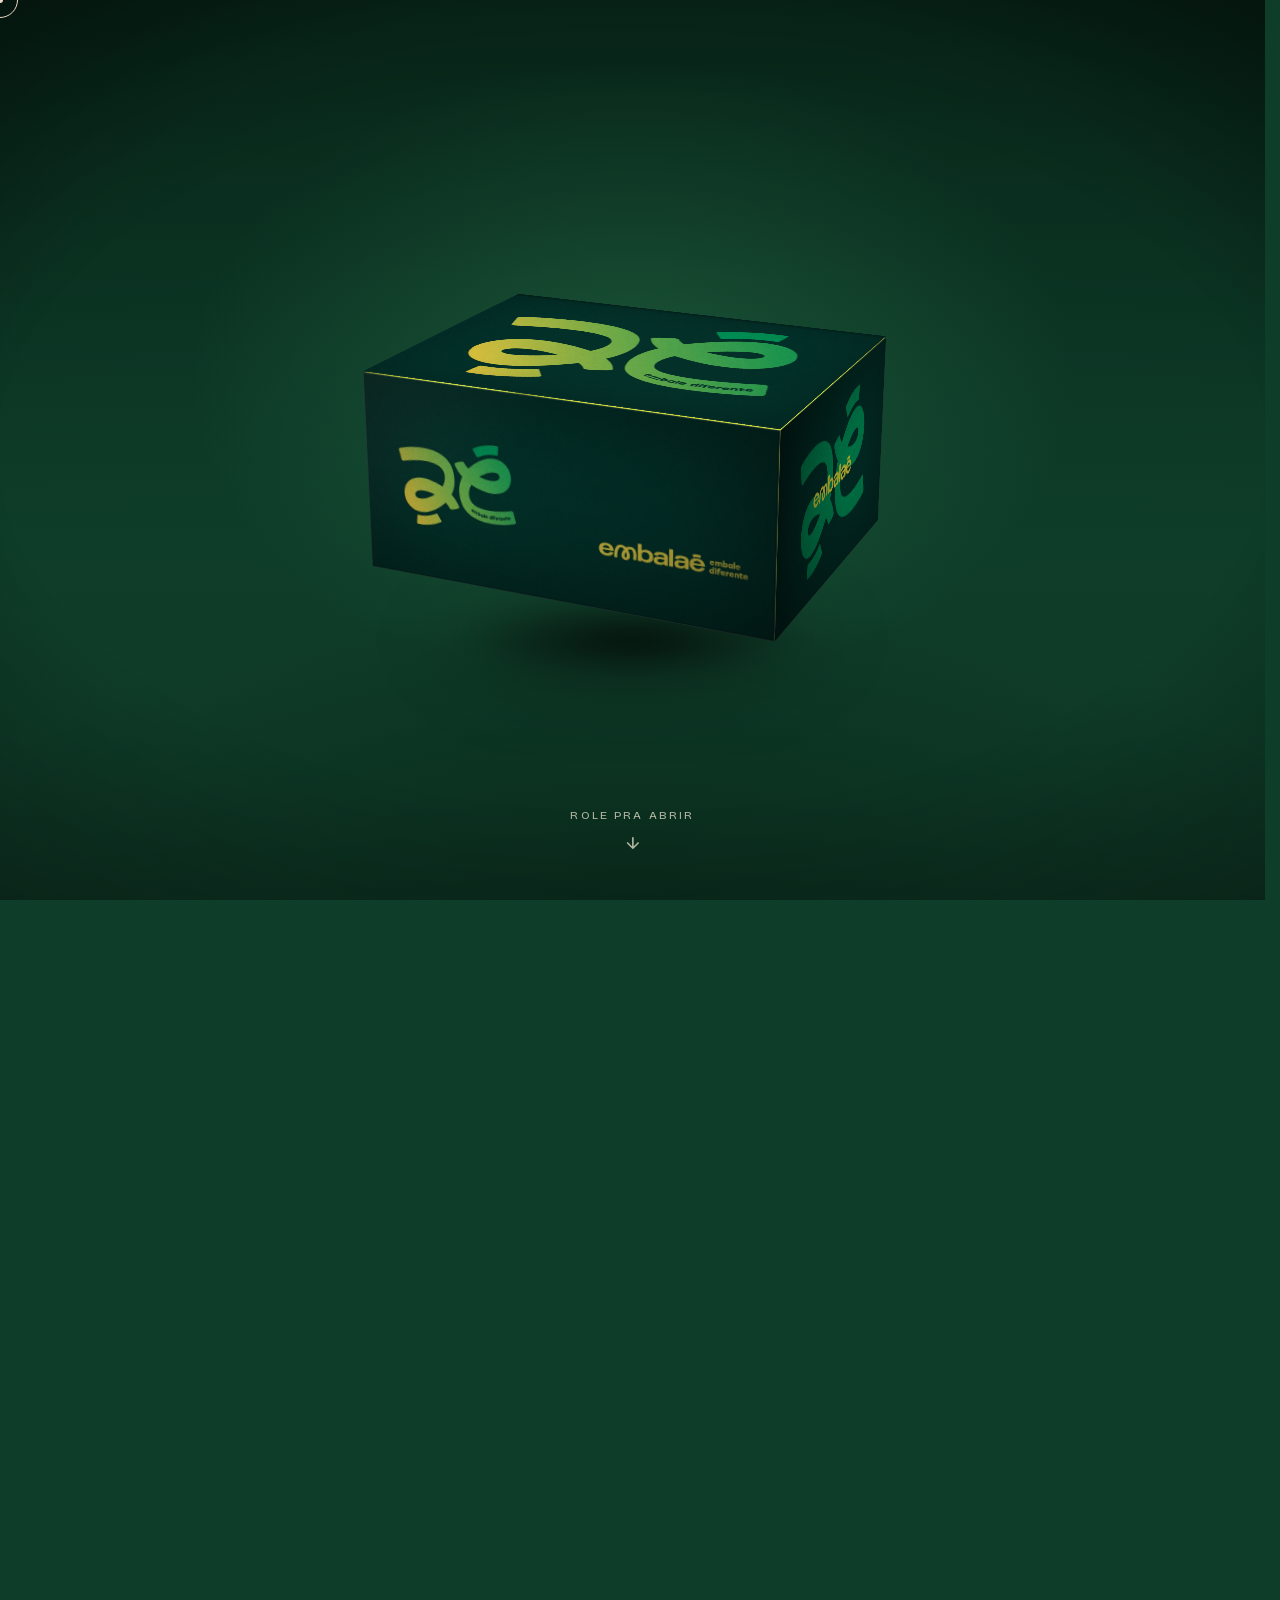
<file: Site/index.html>
<!DOCTYPE html>
<html lang="pt-BR">
<head>
  <meta charset="UTF-8" />
  <meta name="viewport" content="width=device-width, initial-scale=1.0" />
  <title>embalaê — embale diferente</title>
  <meta name="description" content="A Embalaê faz embalagens em qualquer formato — redondo, cônico, em espiral, humanoide, irregular. Se você imagina, a gente embala." />

  <!-- SEO / Indexação -->
  <meta name="robots" content="index, follow" />
  <meta name="author" content="Embalaê" />
  <link rel="canonical" href="https://embalae.ind.br/" />
  <meta name="theme-color" content="#0d0d0d" />

  <!-- Favicon -->
  <link rel="icon" type="image/png" href="assets/favicon.png" />
  <link rel="apple-touch-icon" href="assets/favicon.png" />

  <!-- Open Graph (WhatsApp, Facebook, Instagram, LinkedIn) -->
  <meta property="og:type" content="website" />
  <meta property="og:site_name" content="Embalaê" />
  <meta property="og:locale" content="pt_BR" />
  <meta property="og:title" content="embalaê — embale diferente" />
  <meta property="og:description" content="A Embalaê faz embalagens em qualquer formato — redondo, cônico, em espiral, humanoide, irregular. Se você imagina, a gente embala." />
  <meta property="og:url" content="https://embalae.ind.br/" />
  <meta property="og:image" content="https://embalae.ind.br/assets/Ogimage.png" />
  <meta property="og:image:alt" content="Embalaê — embale diferente" />

  <!-- Twitter Card -->
  <meta name="twitter:card" content="summary_large_image" />
  <meta name="twitter:title" content="embalaê — embale diferente" />
  <meta name="twitter:description" content="A Embalaê faz embalagens em qualquer formato. Se você imagina, a gente embala." />
  <meta name="twitter:image" content="https://embalae.ind.br/assets/Ogimage.png" />

  <!-- Structured Data (Schema.org) — ajuda Google e buscadores de IA a entenderem a Embalaê -->
  <script type="application/ld+json">
  {
    "@context": "https://schema.org",
    "@type": "Organization",
    "name": "Embalaê",
    "legalName": "New Pack Embalagens Industriais Ltda",
    "url": "https://embalae.ind.br",
    "logo": "https://embalae.ind.br/assets/logo-completo.png",
    "image": "https://embalae.ind.br/assets/Ogimage.png",
    "slogan": "embale diferente",
    "description": "A Embalaê cria embalagens sob medida em qualquer formato — redondo, cônico, em espiral, humanoide, irregular. Embalagens personalizadas para marcas que querem se destacar. Se você imagina, a gente embala.",
    "email": "contato@embalae.com.br",
    "telephone": "+5551995024765",
    "areaServed": { "@type": "Country", "name": "Brasil" },
    "address": {
      "@type": "PostalAddress",
      "streetAddress": "Rua Balduino Pedro Vier, 317",
      "addressLocality": "Estrela",
      "addressRegion": "RS",
      "postalCode": "95880-000",
      "addressCountry": "BR"
    },
    "sameAs": [
      "https://www.instagram.com/_embalae/"
    ],
    "contactPoint": {
      "@type": "ContactPoint",
      "contactType": "sales",
      "telephone": "+5551995024765",
      "email": "contato@embalae.com.br",
      "availableLanguage": "Portuguese"
    },
    "knowsAbout": [
      "embalagens personalizadas",
      "embalagens sob medida",
      "embalagens em formatos especiais",
      "packaging design",
      "embalagens criativas"
    ]
  }
  </script>

  <!-- Fontes self-hosted (woff2 variável local) — @font-face em css/style.css.
       Preload só do subset latin (crítico p/ LCP); latin-ext carrega sob demanda. -->
  <link rel="preload" as="font" type="font/woff2" href="assets/fonts/bricolage-latin.woff2" crossorigin />
  <link rel="preload" as="font" type="font/woff2" href="assets/fonts/manrope-latin.woff2" crossorigin />

  <link rel="stylesheet" href="css/style.css" />

  <!-- ===== Google Analytics 4 (Embalaê) ===== -->
  <script async src="https://www.googletagmanager.com/gtag/js?id=G-G036EXZS32"></script>
  <script>
    window.dataLayer = window.dataLayer || [];
    function gtag(){dataLayer.push(arguments);}
    gtag('js', new Date());
    gtag('config', 'G-G036EXZS32');
  </script>

  <!-- Meta (Facebook) Pixel removido por ora (estava sem ID configurado).
       Para reativar: colar o snippet do Events Manager com o ID real do Pixel. -->
</head>
<body>

  <!-- CURSOR CUSTOMIZADO -->
  <div class="cursor" id="cursor" aria-hidden="true"></div>
  <div class="cursor-dot" id="cursorDot" aria-hidden="true"></div>

  <!-- LOADER -->
  <div class="loader" id="loader" aria-hidden="true">
    <svg class="loader-blob" viewBox="0 0 200 200">
      <path id="loaderBlob" d="M50,-50 C70,-30 70,30 50,50 C30,70 -30,70 -50,50 C-70,30 -70,-30 -50,-50 C-30,-70 30,-70 50,-50 Z" transform="translate(100 100)" />
    </svg>
    <span class="loader-text">embale diferente</span>
  </div>

  <!-- NAVIGATION -->
  <nav class="nav is-stowed" id="nav">
    <a href="#topo" class="nav-logo" aria-label="embalaê — início">
      <img src="assets/logo-trans.png" alt="embalaê" width="1074" height="224" />
    </a>
    <ul class="nav-links">
      <li><a href="#manifesto" data-cursor="hover">manifesto</a></li>
      <li><a href="#formatos" data-cursor="hover">portfólio</a></li>
      <li><a href="#processo" data-cursor="hover">processo</a></li>
      <li><a href="#contato" data-cursor="hover">contato</a></li>
    </ul>
    <a href="#contato" class="nav-cta" data-open-contact data-cursor="hover">
      <span>orçamento</span>
      <svg viewBox="0 0 24 24" width="14" height="14" fill="none" stroke="currentColor" stroke-width="2.5" stroke-linecap="round" stroke-linejoin="round"><path d="M5 12h14M13 5l7 7-7 7"/></svg>
    </a>
  </nav>

  <!-- SVG SPRITE: ÍCONE "aé" SIMPLIFICADO -->
  <svg width="0" height="0" style="position:absolute" aria-hidden="true">
    <defs>
      <symbol id="mark-ae" viewBox="0 0 60 30">
        <text x="0" y="24" font-family="Bricolage Grotesque" font-weight="700" font-size="28" fill="currentColor" font-style="italic">aé</text>
      </symbol>
      <!-- Gradiente do "aé" da caixa: lima → amarelo -->
      <linearGradient id="ae-gradient" x1="0%" y1="0%" x2="100%" y2="100%">
        <stop offset="0%" stop-color="#f5c932" />
        <stop offset="55%" stop-color="#c9db3f" />
        <stop offset="100%" stop-color="#4cb87a" />
      </linearGradient>
    </defs>
  </svg>

  <!-- BOXGATE: caixa 3D que abre como portal pro site -->
  <section class="boxgate" id="boxgate" aria-label="Abertura da caixa Embalaê">
    <div class="boxgate-sticky">
      <div class="boxgate-stage">
       <div class="boxgate-frame">
        <!-- Sombra projetada no chão — elemento separado da .box pra evitar filter
             que quebraria o preserve-3d das filhas da caixa. -->
        <div class="box-ground-shadow" aria-hidden="true"></div>
        <div class="box" id="box">
          <!-- Faces externas usando artwork pronto como background-image -->
          <div class="box-face box-face--front"></div>

          <div class="box-face box-face--back"></div>

          <div class="box-face box-face--left"></div>
          <div class="box-face box-face--right"></div>

          <div class="box-face box-face--bottom"></div>

          <!-- Paredes INTERNAS (visíveis quando a caixa abre) -->
          <div class="box-wall-inner box-wall-inner--front"></div>
          <div class="box-wall-inner box-wall-inner--back"></div>
          <div class="box-wall-inner box-wall-inner--left"></div>
          <div class="box-wall-inner box-wall-inner--right"></div>

          <!-- TAMPA (lid): face externa = artwork face-tampa.jpg (aé gigante).
               Face interna = lima limpa com "embale diferente" (visível quando tampa abre). -->
          <div class="lid">
            <div class="lid-plane">
              <div class="lid-face lid-face--outer"></div>
              <div class="lid-face lid-face--inner">
                <span class="lid-inner-slogan">embale diferente</span>
              </div>
            </div>
          </div>

          <!-- Interior (chão da caixa) — lima limpo. O conteúdo do site é o hero
               real abaixo, sem duplicação aqui dentro. -->
          <div class="box-interior"></div>
        </div>
       </div>

        <!-- Hint de scroll: "role pra abrir" — some quando o user começa a rolar -->
        <div class="boxgate-hint" id="boxgateHint">
          <span>role pra abrir</span>
          <svg viewBox="0 0 24 24" width="18" height="18" fill="none" stroke="currentColor" stroke-width="2.2" stroke-linecap="round" stroke-linejoin="round" aria-hidden="true">
            <path d="M12 5v14M5 12l7 7 7-7"/>
          </svg>
        </div>

        <!-- Vinheta de iluminação -->
        <div class="boxgate-vignette" aria-hidden="true"></div>
        <!-- Fade verde pra disfarçar a transição da caixa pro hero real -->
        <div class="boxgate-fade" id="boxgateFade" aria-hidden="true"></div>
      </div>
    </div>
  </section>

  <main id="topo">

    <!-- HERO -->
    <section class="hero">
      <div class="hero-bg">
        <!-- poster leve (14KB) aparece na hora; o vídeo (3.4MB) só carrega/toca no
             desktop — no mobile fica só o poster pra economizar dados e bateria.
             Controle do play está no main.js (preload=none + sem autoplay). -->
        <video muted loop playsinline preload="none" class="hero-video" id="heroVideo" poster="assets/hero-poster.jpg">
          <source src="assets/embalae-loop.mp4" type="video/mp4" />
        </video>
        <div class="hero-bg-overlay"></div>
      </div>

      <div class="hero-content">
        <p class="hero-eyebrow">
          <span class="dot"></span>
          embalagens fora da caixa
        </p>

        <h1 class="hero-title">
          <span class="line">a gente embala</span>
          <span class="line line-rotate">
            <span class="rotator" id="rotator">
              <span>redondo.</span>
              <span>em&nbsp;cone.</span>
              <span>em&nbsp;espiral.</span>
              <span>humanoide.</span>
              <span>assimétrico.</span>
              <span>impossível.</span>
              <span>colorido.</span>
              <span>diferente.</span>
              <span>sem&nbsp;clichê.</span>
              <span>rápido.</span>
              <span>do&nbsp;seu&nbsp;jeito.</span>
            </span>
          </span>
        </h1>

        <p class="hero-sub">
          Se você imagina, a gente cria. Embalagens personalizadas com impressão
          digital, acabamentos diferenciados, aplicações criativas e possibilidades
          sem limite de cores.
        </p>

      </div>

      <div class="hero-scroll">
        <span>role pra ver</span>
        <div class="scroll-line"></div>
      </div>

      <!-- Blobs flutuantes -->
      <div class="blob blob-1" aria-hidden="true"></div>
      <div class="blob blob-2" aria-hidden="true"></div>
      <div class="blob blob-3" aria-hidden="true"></div>
    </section>

    <!-- MARQUEE 1 -->
    <section class="marquee marquee-cream" aria-hidden="true">
      <div class="marquee-track">
        <span>personalizado</span><span class="sep">●</span>
        <span>tecnológico</span><span class="sep">●</span>
        <span>ágil</span><span class="sep">●</span>
        <span>flexível</span><span class="sep">●</span>
        <span>autêntico</span><span class="sep">●</span>
        <span>personalizado</span><span class="sep">●</span>
        <span>tecnológico</span><span class="sep">●</span>
        <span>ágil</span><span class="sep">●</span>
        <span>flexível</span><span class="sep">●</span>
        <span>autêntico</span><span class="sep">●</span>
        <!-- duplicado pra loop -->
        <span>personalizado</span><span class="sep">●</span>
        <span>tecnológico</span><span class="sep">●</span>
        <span>ágil</span><span class="sep">●</span>
        <span>flexível</span><span class="sep">●</span>
        <span>autêntico</span><span class="sep">●</span>
        <span>personalizado</span><span class="sep">●</span>
        <span>tecnológico</span><span class="sep">●</span>
        <span>ágil</span><span class="sep">●</span>
        <span>flexível</span><span class="sep">●</span>
        <span>autêntico</span><span class="sep">●</span>
      </div>
    </section>

    <!-- MANIFESTO -->
    <section class="manifesto" id="manifesto">
      <div class="manifesto-grid">
        <div class="manifesto-tag">
          <span class="dot"></span> manifesto
        </div>

        <h2 class="manifesto-text">
          <span class="mline">Embale sem as <span class="strike">limitações</span> do mercado tradicional.</span>
          <span class="mline">Aqui, você tem mais <em>liberdade</em> de <span class="highlight">cores, impressão e formatos</span>.</span>
        </h2>

        <div class="manifesto-side">
          <div class="quote-mark">"</div>
          <p>
            Hoje, embalagem não serve só para transportar. Ela virou uma
            <em>extensão</em> da marca, do produto e do seu posicionamento.
          </p>
        </div>
      </div>
    </section>

    <!-- FORMATOS -->
    <section class="formatos" id="formatos">
      <header class="section-head">
        <p class="eyebrow"><span class="dot"></span> portfólio</p>
        <h2 class="section-title">
          mais liberdade<br />
          <span class="ital">para criar.</span>
        </h2>
        <p class="section-sub">
          Nossas embalagens são produzidas com tecnologia de impressão digital.
          Sem clichê e sem processos engessados, apenas sua arte em alta
          resolução pronta para ganhar vida.
        </p>
      </header>

      <div class="formatos-grid">

        <article class="formato-card" data-cursor="big" style="--accent: var(--lime);">
          <div class="formato-shape">
            <svg viewBox="0 0 200 200">
              <circle cx="100" cy="100" r="80" />
            </svg>
          </div>
          <div class="formato-info">
            <h3>100% redondo</h3>
            <p>Sem cantos. Sem quinas. Esfera quase perfeita.</p>
          </div>
          <span class="formato-num">01</span>
        </article>

        <article class="formato-card" data-cursor="big" style="--accent: var(--yellow);">
          <div class="formato-shape">
            <svg viewBox="0 0 200 200">
              <polygon points="100,20 170,180 30,180" />
            </svg>
          </div>
          <div class="formato-info">
            <h3>cônico</h3>
            <p>Formato exato de cone. Pra produto, pra brinde, pra display.</p>
          </div>
          <span class="formato-num">02</span>
        </article>

        <article class="formato-card" data-cursor="big" style="--accent: var(--green-mid);">
          <div class="formato-shape">
            <svg viewBox="0 0 200 200">
              <path d="M100,30 C130,30 150,55 150,90 C150,115 135,130 120,135 C115,150 115,160 130,170 L70,170 C85,160 85,150 80,135 C65,130 50,115 50,90 C50,55 70,30 100,30 Z" />
            </svg>
          </div>
          <div class="formato-info">
            <h3>humanoide</h3>
            <p>Cabeça, perna, mão, corpo inteiro. Você desenha, a gente faz.</p>
          </div>
          <span class="formato-num">03</span>
        </article>

        <article class="formato-card" data-cursor="big" style="--accent: var(--lime);">
          <div class="formato-shape">
            <svg viewBox="0 0 200 200">
              <path d="M100,170 C100,170 60,150 50,120 C40,90 60,60 90,55 C115,51 130,70 125,90 C120,108 100,115 90,105 C82,97 87,85 95,85" fill="none" stroke="currentColor" stroke-width="14" stroke-linecap="round" />
            </svg>
          </div>
          <div class="formato-info">
            <h3>em espiral</h3>
            <p>Curva contínua, sem emendas aparentes. Hipnótica.</p>
          </div>
          <span class="formato-num">04</span>
        </article>

        <article class="formato-card" data-cursor="big" style="--accent: var(--yellow);">
          <div class="formato-shape">
            <svg viewBox="0 0 200 200">
              <path d="M40,80 Q60,40 100,55 Q145,30 160,75 Q190,100 155,130 Q145,170 100,160 Q55,180 45,135 Q15,110 40,80 Z" />
            </svg>
          </div>
          <div class="formato-info">
            <h3>orgânico</h3>
            <p>Fluido, irregular, vivo. Como se tivesse crescido sozinho.</p>
          </div>
          <span class="formato-num">05</span>
        </article>

        <article class="formato-card" data-cursor="big" style="--accent: var(--cream);">
          <div class="formato-shape">
            <svg viewBox="0 0 200 200">
              <ellipse cx="100" cy="100" rx="55" ry="85" />
            </svg>
          </div>
          <div class="formato-info">
            <h3>oval &amp; cilíndrico</h3>
            <p>Cosméticos, bebidas, perfumes. Curvas que abraçam o produto.</p>
          </div>
          <span class="formato-num">06</span>
        </article>

        <article class="formato-card formato-card--wide" data-cursor="big" style="--accent: var(--green-mid);">
          <div class="formato-shape">
            <svg viewBox="0 0 400 200">
              <path d="M20,100 Q60,30 110,90 Q160,150 220,80 Q280,20 340,100 Q380,160 380,160" fill="none" stroke="currentColor" stroke-width="20" stroke-linecap="round" />
            </svg>
          </div>
          <div class="formato-info">
            <h3>+ tudo o que você imaginar</h3>
            <p>
              Esses são só exemplos. Mande sua referência, foto, sketch no
              guardanapo. A gente prototipa.
            </p>
          </div>
          <span class="formato-num">07</span>
        </article>

      </div>
    </section>

    <!-- DESTAQUE: NÚMERO GIGANTE -->
    <section class="big-number">
      <div class="big-stack">
        <span class="big-line">embalagens</span>
        <span class="big-line big-outline">com</span>
        <span class="big-line big-italic">personalidade.</span>
      </div>
      <div class="big-meta">
        <p>
          Encante seu cliente antes mesmo do primeiro contato com o produto.
        </p>
      </div>
    </section>

    <!-- PROCESSO -->
    <section class="processo" id="processo">
      <header class="section-head">
        <p class="eyebrow"><span class="dot"></span> processo</p>
        <h2 class="section-title">
          da ideia no guardanapo<br />
          <span class="ital">até a casa do seu cliente.</span>
        </h2>
      </header>

      <div class="processo-list">
        <div class="processo-step" data-cursor="hover">
          <span class="step-num">01</span>
          <h3>chama a gente</h3>
          <p>Conte pra gente sobre seu produto, necessidades e referências para a embalagem.</p>
        </div>
        <div class="processo-step" data-cursor="hover">
          <span class="step-num">02</span>
          <h3>criamos junto com você</h3>
          <p>Desenvolvemos a estrutura, a faca de corte e o design. Se já tiver o arquivo pronto, a gente faz o primeiro teste.</p>
        </div>
        <div class="processo-step" data-cursor="hover">
          <span class="step-num">03</span>
          <h3>ajustamos e validamos</h3>
          <p>Após receber o protótipo, ajustamos os detalhes até chegar no modelo ideal.</p>
        </div>
        <div class="processo-step" data-cursor="hover">
          <span class="step-num">04</span>
          <h3>produzimos sob demanda</h3>
          <p>Com a impressão digital, as embalagens são produzidas com mais agilidade e na quantidade que você precisar.</p>
        </div>
      </div>
    </section>

    <!-- DIRETRIZES (PILARES) -->
    <section class="pilares">
      <header class="section-head">
        <p class="eyebrow"><span class="dot"></span> o que você ganha</p>
        <h2 class="section-title">
          com a Embalaê seu<br />
          <span class="ital">produto vira experiência.</span>
        </h2>
      </header>
      <div class="pilares-grid">
        <div class="pilar"><span>01</span><h4>diferenciação</h4></div>
        <div class="pilar"><span>02</span><h4>exclusividade</h4></div>
        <div class="pilar"><span>03</span><h4>percepção</h4></div>
        <div class="pilar"><span>04</span><h4>impacto</h4></div>
        <div class="pilar"><span>05</span><h4>valor</h4></div>
        <div class="pilar"><span>06</span><h4>reconhecimento</h4></div>
      </div>
    </section>

    <!-- MARQUEE 2 -->
    <section class="marquee marquee-dark" aria-hidden="true">
      <div class="marquee-track marquee-reverse">
        <span>embale diferente</span><span class="sep">✦</span>
        <span>embale diferente</span><span class="sep">✦</span>
        <span>embale diferente</span><span class="sep">✦</span>
        <span>embale diferente</span><span class="sep">✦</span>
        <span>embale diferente</span><span class="sep">✦</span>
        <span>embale diferente</span><span class="sep">✦</span>
        <span>embale diferente</span><span class="sep">✦</span>
        <span>embale diferente</span><span class="sep">✦</span>
      </div>
    </section>

    <!-- CTA / CONTATO -->
    <section class="cta" id="contato">
      <div class="cta-bg" aria-hidden="true">
        <svg viewBox="0 0 600 600" preserveAspectRatio="xMidYMid slice">
          <path id="ctaBlob" d="M300,140 C400,140 480,220 480,320 C480,420 400,500 300,500 C200,500 120,420 120,320 C120,220 200,140 300,140 Z" />
        </svg>
      </div>

      <div class="cta-inner">
        <p class="eyebrow eyebrow-dark"><span class="dot"></span> bora começar</p>
        <h2 class="cta-title">
          vamos fugir das<br />
          embalagens <span class="ital">genéricas?</span>
        </h2>
        <p class="cta-sub">
          Entre em contato e crie com a Embalaê.
        </p>

        <div class="cta-channels">
          <a href="https://wa.me/" class="channel" data-wa-link data-cursor="hover">
            <span class="channel-label">whatsapp</span>
            <span class="channel-value">conversar agora →</span>
          </a>
          <a href="mailto:contato@embalae.com.br" class="channel" data-cursor="hover">
            <span class="channel-label">email</span>
            <span class="channel-value">contato@embalae.com.br</span>
          </a>
          <a href="https://www.instagram.com/_embalae/" class="channel" target="_blank" rel="noopener" data-cursor="hover">
            <span class="channel-label">instagram</span>
            <span class="channel-value">@_embalae →</span>
          </a>
        </div>
      </div>
    </section>

  </main>

  <!-- FOOTER -->
  <footer class="footer">
    <div class="footer-logo">
      <img src="assets/logo-trans.png" alt="embalaê" width="1074" height="224" />
    </div>
    <div class="footer-bottom">
      <div class="footer-tag">embale diferente.</div>
      <div class="footer-meta">
        <span>© <span id="year">2026</span> embalaê</span>
        <span>·</span>
        <span>feito com vontade</span>
      </div>
    </div>

    <a class="footer-credit" href="https://agenciadestra.com.br/" target="_blank" rel="noopener" data-cursor="hover" aria-label="Site desenvolvido pela Destra — agenciadestra.com.br">
      <span>destravado por</span>
      <img src="assets/destra-logo.png" alt="Destra — livres para criar" width="603" height="160" />
    </a>
  </footer>

  <!-- Modal de contato — abre quando clica na etiqueta -->
  <div class="wa-modal" id="waModal" role="dialog" aria-modal="true" aria-labelledby="waModalTitle" hidden>
    <div class="wa-modal__backdrop" data-close-modal></div>
    <div class="wa-modal__sheet" role="document">
      <button type="button" class="wa-modal__close" data-close-modal aria-label="Fechar" data-cursor="hover">
        <svg viewBox="0 0 24 24" width="20" height="20" fill="none" stroke="currentColor" stroke-width="2.4" stroke-linecap="round" stroke-linejoin="round"><path d="M6 6l12 12M18 6L6 18"/></svg>
      </button>

      <div class="wa-modal__header">
        <img src="assets/logo-trans.png" alt="embalaê" class="wa-modal__logo" width="1074" height="224" />
        <h2 id="waModalTitle" class="wa-modal__title">
          conta a ideia,<br/>
          <span class="ital">a gente embala.</span>
        </h2>
        <p class="wa-modal__sub">
          Preenche aí em 10 segundos. A conversa continua direto no WhatsApp.
        </p>
      </div>

      <form class="wa-modal__form" id="waForm" novalidate>
        <label class="wa-field">
          <span class="wa-field__label">seu nome</span>
          <input type="text" name="nome" required autocomplete="name" placeholder="ex: maria silva" data-cursor="hover" />
        </label>

        <label class="wa-field">
          <span class="wa-field__label">email</span>
          <input type="email" name="email" required autocomplete="email" placeholder="maria@email.com" data-cursor="hover" />
        </label>

        <label class="wa-field">
          <span class="wa-field__label">conta a ideia</span>
          <textarea name="mensagem" required rows="3" placeholder="quero embalar um produto em formato de..." data-cursor="hover"></textarea>
        </label>

        <button type="submit" class="wa-modal__submit" data-cursor="hover">
          <svg viewBox="0 0 24 24" width="18" height="18" fill="currentColor" aria-hidden="true"><path d="M19.05 4.91A9.82 9.82 0 0 0 12.04 2c-5.45 0-9.89 4.44-9.89 9.89 0 1.74.46 3.44 1.32 4.93L2 22l5.31-1.39a9.87 9.87 0 0 0 4.73 1.21h.01c5.45 0 9.89-4.44 9.89-9.89 0-2.64-1.03-5.13-2.89-6.99v-.03ZM12.05 20.15a8.2 8.2 0 0 1-4.18-1.14l-.3-.18-3.15.83.84-3.07-.2-.32a8.17 8.17 0 0 1-1.26-4.38c0-4.54 3.69-8.23 8.23-8.23 2.2 0 4.27.86 5.83 2.41a8.19 8.19 0 0 1 2.41 5.83c0 4.54-3.69 8.25-8.22 8.25Zm4.52-6.16c-.25-.12-1.47-.72-1.69-.81-.23-.08-.39-.12-.56.12-.16.25-.64.81-.79.97-.14.17-.29.19-.54.06-.25-.12-1.04-.39-1.99-1.23-.74-.66-1.23-1.47-1.38-1.71-.14-.25-.02-.39.11-.51.11-.11.25-.29.37-.43.12-.14.16-.25.25-.41.08-.17.04-.31-.02-.43-.06-.12-.55-1.34-.76-1.83-.2-.48-.41-.42-.56-.43-.14-.01-.31-.01-.48-.01a.92.92 0 0 0-.67.31c-.23.25-.87.85-.87 2.08 0 1.22.89 2.41 1.02 2.58.12.17 1.76 2.68 4.26 3.76.59.26 1.06.41 1.42.52.6.19 1.14.16 1.57.1.48-.07 1.47-.6 1.68-1.18.21-.58.21-1.08.14-1.18-.06-.1-.23-.16-.48-.28Z"/></svg>
          <span>abrir conversa no zap</span>
          <svg viewBox="0 0 24 24" width="14" height="14" fill="none" stroke="currentColor" stroke-width="2.5" stroke-linecap="round" stroke-linejoin="round" aria-hidden="true"><path d="M5 12h14M13 5l7 7-7 7"/></svg>
        </button>

        <p class="wa-modal__note">
          ⚠ Anexar arquivo? Mande pelo próprio WhatsApp depois — é só clicar no clipinho lá.
        </p>
      </form>
    </div>
  </div>

  <!-- Botão flutuante WhatsApp — etiqueta/tag estilo embalagem -->
  <a href="https://wa.me/" class="wa-fab is-stowed" id="waFab" aria-label="Chamar no WhatsApp" data-open-contact data-cursor="hover">
    <div class="wa-tag">
      <span class="wa-tag__hole" aria-hidden="true"></span>
      <span class="wa-tag__eyebrow">» embale diferente</span>
      <span class="wa-tag__title">fale<br/>com a gente</span>
      <span class="wa-tag__cta">
        <svg viewBox="0 0 24 24" width="14" height="14" fill="currentColor" aria-hidden="true"><path d="M19.05 4.91A9.82 9.82 0 0 0 12.04 2c-5.45 0-9.89 4.44-9.89 9.89 0 1.74.46 3.44 1.32 4.93L2 22l5.31-1.39a9.87 9.87 0 0 0 4.73 1.21h.01c5.45 0 9.89-4.44 9.89-9.89 0-2.64-1.03-5.13-2.89-6.99v-.03ZM12.05 20.15a8.2 8.2 0 0 1-4.18-1.14l-.3-.18-3.15.83.84-3.07-.2-.32a8.17 8.17 0 0 1-1.26-4.38c0-4.54 3.69-8.23 8.23-8.23 2.2 0 4.27.86 5.83 2.41a8.19 8.19 0 0 1 2.41 5.83c0 4.54-3.69 8.25-8.22 8.25Zm4.52-6.16c-.25-.12-1.47-.72-1.69-.81-.23-.08-.39-.12-.56.12-.16.25-.64.81-.79.97-.14.17-.29.19-.54.06-.25-.12-1.04-.39-1.99-1.23-.74-.66-1.23-1.47-1.38-1.71-.14-.25-.02-.39.11-.51.11-.11.25-.29.37-.43.12-.14.16-.25.25-.41.08-.17.04-.31-.02-.43-.06-.12-.55-1.34-.76-1.83-.2-.48-.41-.42-.56-.43-.14-.01-.31-.01-.48-.01a.92.92 0 0 0-.67.31c-.23.25-.87.85-.87 2.08 0 1.22.89 2.41 1.02 2.58.12.17 1.76 2.68 4.26 3.76.59.26 1.06.41 1.42.52.6.19 1.14.16 1.57.1.48-.07 1.47-.6 1.68-1.18.21-.58.21-1.08.14-1.18-.06-.1-.23-.16-.48-.28Z"/></svg>
        <span>no zap</span>
        <svg viewBox="0 0 24 24" width="14" height="14" fill="none" stroke="currentColor" stroke-width="2.5" stroke-linecap="round" stroke-linejoin="round" aria-hidden="true"><path d="M5 12h14M13 5l7 7-7 7"/></svg>
      </span>
    </div>
  </a>

  <script src="js/main.js"></script>
</body>
</html>
</file>
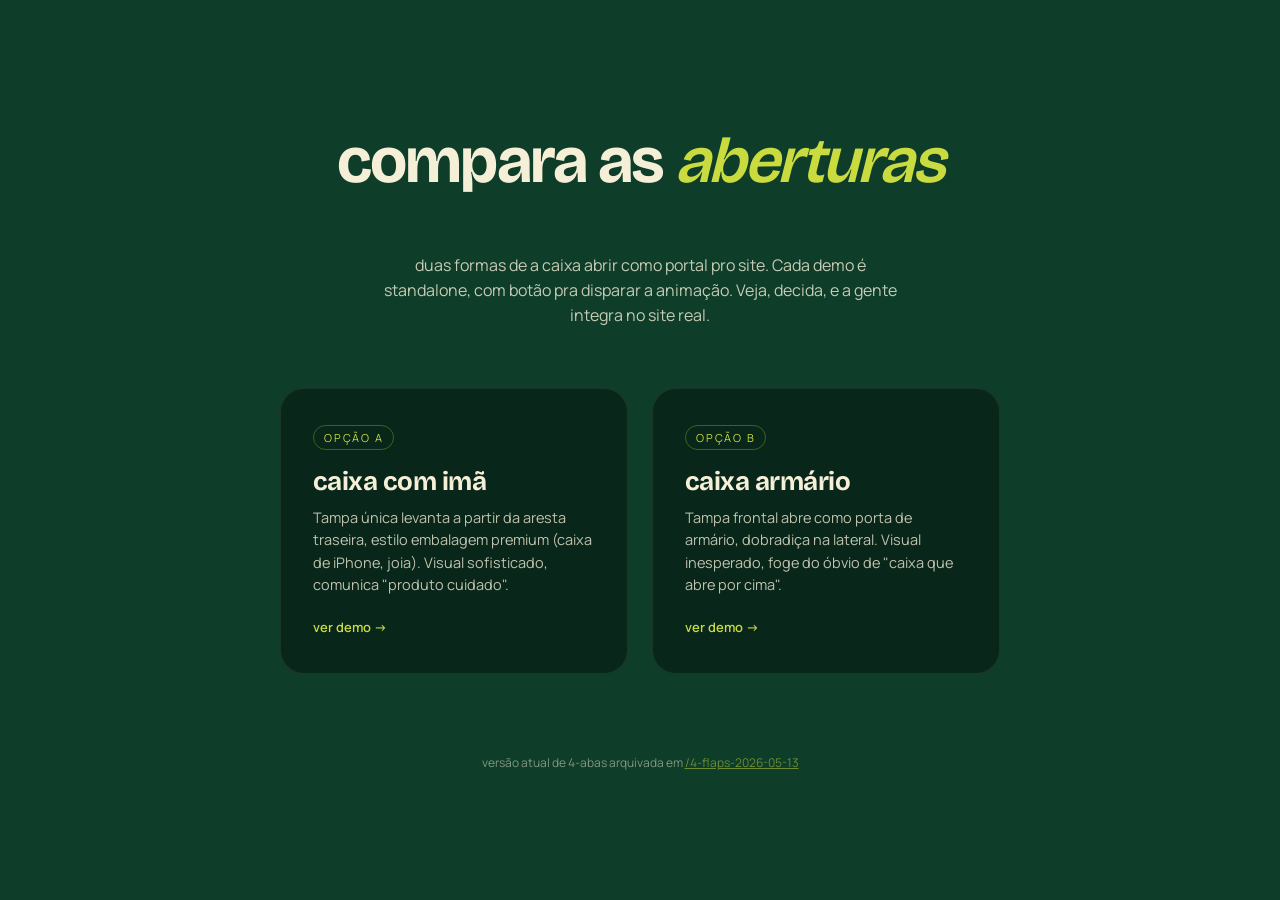
<file: Site/variants/index.html>
<!DOCTYPE html>
<html lang="pt-BR">
<head>
  <meta charset="UTF-8" />
  <meta name="viewport" content="width=device-width, initial-scale=1.0" />
  <title>embalaê — variantes de abertura</title>
  <link rel="preconnect" href="https://fonts.googleapis.com" />
  <link rel="preconnect" href="https://fonts.gstatic.com" crossorigin />
  <link href="https://fonts.googleapis.com/css2?family=Bricolage+Grotesque:opsz,wght@12..96,300..800&family=Manrope:wght@300;400;500;600;700;800&display=swap" rel="stylesheet" />
  <style>
    * { box-sizing: border-box; margin: 0; padding: 0; }
    :root {
      --green-dark: #0e3d29;
      --green-darker: #082619;
      --lime: #c9db3f;
      --cream: #f5efd8;
    }
    body {
      font-family: 'Manrope', system-ui, sans-serif;
      background: var(--green-dark);
      color: var(--cream);
      min-height: 100vh;
      display: flex;
      flex-direction: column;
      align-items: center;
      justify-content: center;
      padding: 40px;
      gap: 60px;
    }
    h1 {
      font-family: 'Bricolage Grotesque', system-ui, sans-serif;
      font-weight: 700;
      font-size: clamp(36px, 6vw, 64px);
      letter-spacing: -0.03em;
      text-align: center;
      line-height: 1;
    }
    h1 em { font-style: italic; color: var(--lime); font-weight: 600; }
    p.lede {
      max-width: 540px;
      text-align: center;
      opacity: 0.8;
      font-size: 16px;
      line-height: 1.55;
    }
    .picker {
      display: grid;
      grid-template-columns: repeat(auto-fit, minmax(280px, 1fr));
      gap: 24px;
      max-width: 720px;
      width: 100%;
    }
    .card {
      display: block;
      padding: 36px 32px;
      background: var(--green-darker);
      border: 1px solid rgba(245, 239, 216, 0.08);
      border-radius: 24px;
      color: inherit;
      text-decoration: none;
      transition: transform 0.4s cubic-bezier(0.16, 1, 0.3, 1), background 0.4s, border-color 0.4s;
    }
    .card:hover {
      transform: translateY(-4px);
      background: #0a3622;
      border-color: var(--lime);
    }
    .card-tag {
      display: inline-block;
      font-size: 11px;
      letter-spacing: 0.16em;
      text-transform: uppercase;
      color: var(--lime);
      margin-bottom: 16px;
      padding: 4px 10px;
      border: 1px solid rgba(201, 219, 63, 0.3);
      border-radius: 100px;
    }
    .card h2 {
      font-family: 'Bricolage Grotesque', system-ui, sans-serif;
      font-weight: 700;
      font-size: 26px;
      letter-spacing: -0.02em;
      margin-bottom: 10px;
    }
    .card p {
      font-size: 14.5px;
      opacity: 0.78;
      line-height: 1.55;
      margin-bottom: 18px;
    }
    .card-arrow {
      display: inline-flex;
      align-items: center;
      gap: 6px;
      font-size: 13px;
      font-weight: 600;
      color: var(--lime);
    }
    footer {
      font-size: 12px;
      opacity: 0.5;
      margin-top: 20px;
    }
    footer a { color: var(--lime); text-decoration: underline; }
  </style>
</head>
<body>

  <h1>compara as <em>aberturas</em></h1>
  <p class="lede">duas formas de a caixa abrir como portal pro site. Cada demo é standalone, com botão pra disparar a animação. Veja, decida, e a gente integra no site real.</p>

  <div class="picker">
    <a href="magnet/" class="card">
      <span class="card-tag">opção A</span>
      <h2>caixa com imã</h2>
      <p>Tampa única levanta a partir da aresta traseira, estilo embalagem premium (caixa de iPhone, joia). Visual sofisticado, comunica "produto cuidado".</p>
      <span class="card-arrow">ver demo →</span>
    </a>

    <a href="cabinet/" class="card">
      <span class="card-tag">opção B</span>
      <h2>caixa armário</h2>
      <p>Tampa frontal abre como porta de armário, dobradiça na lateral. Visual inesperado, foge do óbvio de "caixa que abre por cima".</p>
      <span class="card-arrow">ver demo →</span>
    </a>
  </div>

  <footer>
    versão atual de 4-abas arquivada em <a href="4-flaps-2026-05-13/">/4-flaps-2026-05-13</a>
  </footer>

</body>
</html>
</file>
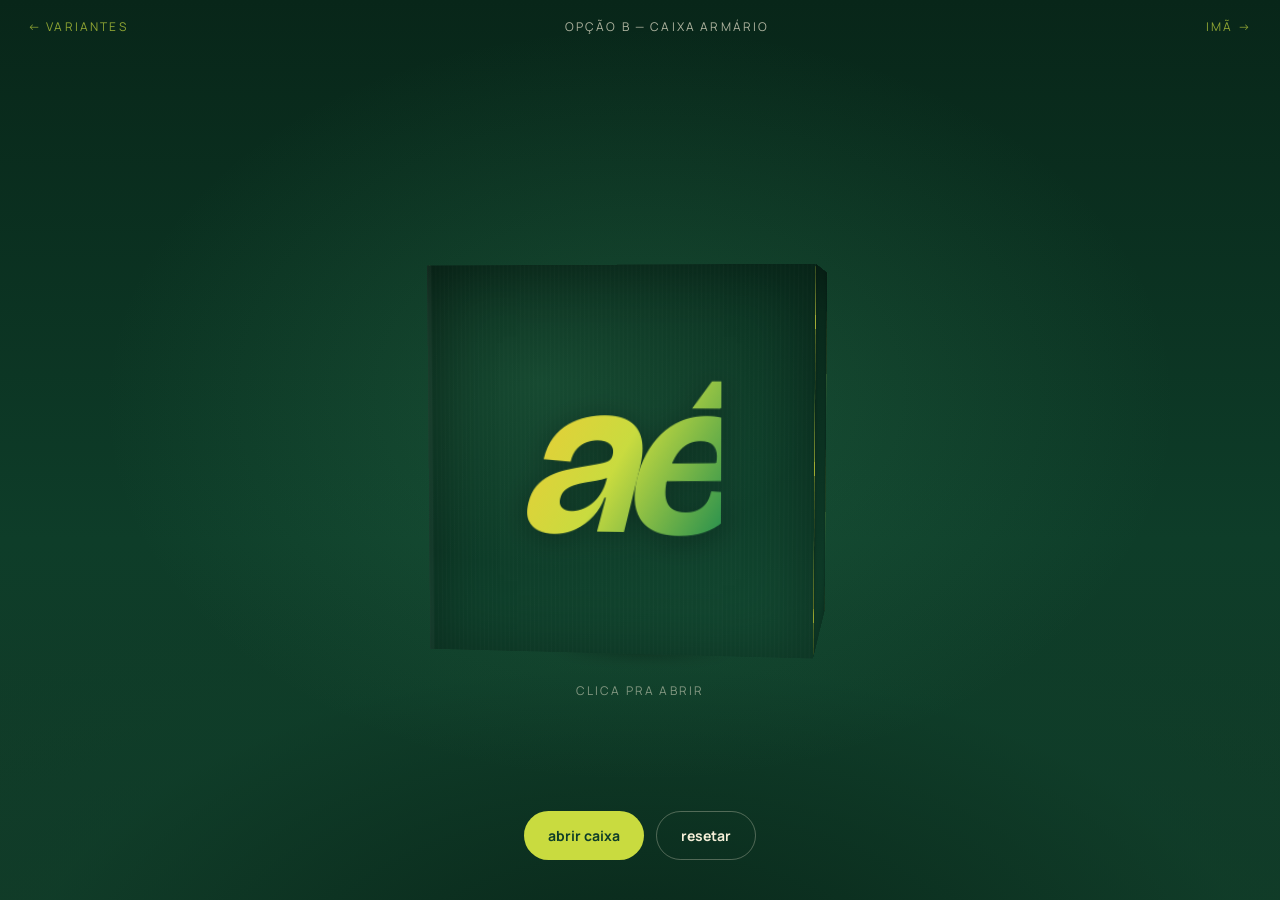
<file: Site/variants/cabinet/index.html>
<!DOCTYPE html>
<html lang="pt-BR">
<head>
  <meta charset="UTF-8" />
  <meta name="viewport" content="width=device-width, initial-scale=1.0" />
  <title>cabinet — embalaê variante B</title>
  <link rel="preconnect" href="https://fonts.googleapis.com" />
  <link rel="preconnect" href="https://fonts.gstatic.com" crossorigin />
  <link href="https://fonts.googleapis.com/css2?family=Bricolage+Grotesque:opsz,wght@12..96,300..800&family=Manrope:wght@300;400;500;600;700;800&display=swap" rel="stylesheet" />
  <style>
    * { box-sizing: border-box; margin: 0; padding: 0; }
    :root {
      --green-dark: #0e3d29;
      --green-darker: #082619;
      --green-mid: #1a8a4f;
      --lime: #c9db3f;
      --yellow: #f5c932;
      --cream: #f5efd8;
      --ease: cubic-bezier(0.65, 0, 0.35, 1);
      --ease-out: cubic-bezier(0.16, 1, 0.3, 1);
      --ease-door: cubic-bezier(0.34, 1.16, 0.5, 1); /* leve overshoot estilo "porta que abriu com gás-spring" */
    }
    body {
      font-family: 'Manrope', system-ui, sans-serif;
      background:
        radial-gradient(60% 60% at 50% 45%, rgba(76, 184, 122, 0.18), transparent 70%),
        radial-gradient(80% 60% at 50% 110%, rgba(8, 38, 25, 0.95), rgba(14, 61, 41, 0.6) 60%, transparent 100%),
        linear-gradient(180deg, var(--green-darker) 0%, var(--green-dark) 60%, #143a27 100%);
      color: var(--cream);
      min-height: 100vh;
      overflow: hidden;
      display: flex;
      flex-direction: column;
      align-items: center;
      justify-content: center;
      padding: 40px;
    }

    /* TOPBAR */
    .topbar {
      position: fixed;
      top: 0; left: 0; right: 0;
      padding: 18px 28px;
      display: flex;
      justify-content: space-between;
      align-items: center;
      font-size: 12px;
      letter-spacing: 0.18em;
      text-transform: uppercase;
      z-index: 10;
      opacity: 0.7;
    }
    .topbar a { color: var(--lime); text-decoration: none; }
    .topbar a:hover { text-decoration: underline; }

    /* STAGE */
    .stage {
      perspective: 1800px;
      perspective-origin: 50% 50%;
      width: 100%;
      max-width: 720px;
      aspect-ratio: 1 / 0.85;
      display: flex;
      align-items: center;
      justify-content: center;
    }

    .box {
      --box-w: 360px;
      --box-h: 360px;
      --box-d: 280px;
      --door: 0; /* 0 = fechada, 1 = aberta */

      position: relative;
      width: var(--box-w);
      height: var(--box-h);
      transform-style: preserve-3d;
      /* gira ligeiramente pra mostrar profundidade. Quando abre, gira mais
         pra dar visibilidade ao interior. */
      transform:
        rotateX(-4deg)
        rotateY(calc(-8deg + var(--door) * -14deg));
      transition: transform 1.6s var(--ease-out);
    }

    /* Faces externas: corpo sem a frontal (a frontal é a porta móvel) */
    .face {
      position: absolute;
      top: 50%;
      left: 50%;
      backface-visibility: hidden;
      box-shadow: inset 0 0 60px rgba(0, 0, 0, 0.4);
    }
    .face-back {
      width: var(--box-w);
      height: var(--box-h);
      background: linear-gradient(180deg, #051a10 0%, var(--green-darker) 100%);
      transform: translate(-50%, -50%) translateZ(calc(var(--box-d) / -2)) rotateY(180deg);
    }
    .face-left, .face-right {
      width: var(--box-d);
      height: var(--box-h);
      background: linear-gradient(180deg, var(--green-darker), var(--green-dark));
    }
    .face-left {
      transform: translate(-50%, -50%) translateX(calc(var(--box-w) / -2)) rotateY(-90deg);
    }
    .face-right {
      transform: translate(-50%, -50%) translateX(calc(var(--box-w) / 2)) rotateY(90deg);
    }
    .face-top {
      width: var(--box-w);
      height: var(--box-d);
      background: linear-gradient(180deg, var(--green-darker) 0%, #051a10 100%);
      transform: translate(-50%, -50%) translateY(calc(var(--box-h) / -2)) rotateX(90deg);
    }
    .face-bottom {
      width: var(--box-w);
      height: var(--box-d);
      background: #051a10;
      transform: translate(-50%, -50%) translateY(calc(var(--box-h) / 2)) rotateX(-90deg);
    }

    /* Paredes INTERNAS — vistas quando a porta abre, em amarelo lima */
    .wall-inner {
      position: absolute;
      top: 50%;
      left: 50%;
      backface-visibility: hidden;
      background:
        radial-gradient(120% 100% at 50% 100%, rgba(245, 201, 50, 0.4), transparent 60%),
        linear-gradient(180deg, #d5e147 0%, var(--lime) 60%, #b9cc36 100%);
      box-shadow: inset 0 0 60px rgba(0, 0, 0, calc(0.55 * (1 - var(--door)) + 0.08));
    }
    .wall-inner-back {
      width: var(--box-w);
      height: var(--box-h);
      transform: translate(-50%, -50%) translateZ(calc(var(--box-d) / -2 + 2px));
    }
    .wall-inner-left {
      width: var(--box-d);
      height: var(--box-h);
      transform: translate(-50%, -50%) translateX(calc(var(--box-w) / -2 + 2px)) rotateY(90deg);
    }
    .wall-inner-right {
      width: var(--box-d);
      height: var(--box-h);
      transform: translate(-50%, -50%) translateX(calc(var(--box-w) / 2 - 2px)) rotateY(-90deg);
    }
    .wall-inner-top {
      width: var(--box-w);
      height: var(--box-d);
      transform: translate(-50%, -50%) translateY(calc(var(--box-h) / -2 + 2px)) rotateX(-90deg);
    }
    .wall-inner-bottom {
      width: var(--box-w);
      height: var(--box-d);
      background:
        radial-gradient(70% 60% at 50% 50%, rgba(255, 220, 100, 0.4), transparent 70%),
        linear-gradient(180deg, var(--lime) 0%, #b9cc36 100%);
      transform: translate(-50%, -50%) translateY(calc(var(--box-h) / 2 - 2px)) rotateX(90deg);
      display: flex;
      align-items: center;
      justify-content: center;
    }

    /* Conteúdo do "fundo" da caixa: mensagem que aparece quando a porta abre */
    .content {
      font-family: 'Bricolage Grotesque', system-ui, sans-serif;
      font-weight: 700;
      font-style: italic;
      font-size: 38px;
      color: var(--green-dark);
      letter-spacing: -0.04em;
      opacity: var(--door);
      transform: scale(calc(0.7 + 0.3 * var(--door))) rotate(-90deg);
      transition: opacity 1.4s var(--ease-out), transform 1.4s var(--ease-out);
      white-space: nowrap;
    }

    /* PORTA: face frontal com dobradiça na aresta ESQUERDA-frontal.
       --door = 0 → fechada (perpendicular à profundidade), 1 → aberta ~105° */
    .door {
      position: absolute;
      top: 50%;
      left: 50%;
      width: 0;
      height: 0;
      transform-style: preserve-3d;
      /* Pivô: aresta esquerda-frontal */
      transform:
        translate(-50%, -50%)
        translateX(calc(var(--box-w) / -2))
        translateZ(calc(var(--box-d) / 2));
    }
    .door-plane {
      position: absolute;
      width: var(--box-w);
      height: var(--box-h);
      left: 0;
      top: calc(var(--box-h) / -2);
      transform-style: preserve-3d;
      transform-origin: 0% 50%;
      /* 0deg = fechada (face frontal vertical); -105deg = aberta pra fora-esquerda */
      transform: rotateY(calc(var(--door) * -105deg));
      transition: transform 1.6s var(--ease-door);
    }
    .door-plane::before, .door-plane::after {
      content: '';
      position: absolute;
      inset: 0;
      backface-visibility: hidden;
    }
    /* Face EXTERNA da porta: verde papelão com "aé" gigante */
    .door-plane::before {
      background:
        radial-gradient(120% 80% at 30% 30%, rgba(76, 184, 122, 0.18), transparent 60%),
        repeating-linear-gradient(90deg, rgba(255, 255, 255, 0.018) 0 1px, transparent 1px 4px),
        linear-gradient(160deg, var(--green-darker) 0%, var(--green-dark) 60%, #134a32 100%);
      box-shadow:
        inset 0 0 60px rgba(0, 0, 0, 0.35),
        inset 4px 0 0 rgba(255, 255, 255, 0.05); /* vinco da dobradiça à esquerda */
      transform: translateZ(2px);
      display: flex;
      align-items: center;
      justify-content: center;
    }
    .door-plane::after {
      /* Face INTERNA (vista quando a porta está aberta): amarelo lima */
      background:
        radial-gradient(120% 100% at 50% 50%, rgba(245, 201, 50, 0.35), transparent 65%),
        linear-gradient(180deg, #d5e147 0%, var(--lime) 50%, #b9cc36 100%);
      box-shadow:
        inset 0 0 40px rgba(245, 201, 50, 0.3),
        inset -4px 0 0 rgba(0, 0, 0, 0.18); /* vinco da dobradiça à esquerda, visto por dentro */
      transform: rotateY(180deg) translateZ(2px);
    }

    /* Conteúdo gráfico da porta — overlay separado pra ficar legível em ambas as faces */
    .door-art {
      position: absolute;
      inset: 0;
      display: flex;
      align-items: center;
      justify-content: center;
      pointer-events: none;
      transform: translateZ(3px);
    }
    .ae {
      font-family: 'Bricolage Grotesque', system-ui, sans-serif;
      font-weight: 700;
      font-style: italic;
      font-size: 200px;
      letter-spacing: -0.06em;
      background: linear-gradient(120deg, var(--yellow), var(--lime), var(--green-mid));
      -webkit-background-clip: text;
      background-clip: text;
      color: transparent;
      filter: drop-shadow(0 4px 14px rgba(0, 0, 0, 0.3));
      line-height: 0.9;
    }

    /* SOMBRA projetada */
    .shadow {
      position: absolute;
      bottom: -30px;
      left: 50%;
      width: 80%;
      height: 35px;
      transform: translateX(-50%) translateZ(-1px);
      background: radial-gradient(50% 100% at 50% 50%, rgba(0, 0, 0, 0.45), transparent 70%);
      filter: blur(8px);
    }

    /* CONTROLS */
    .controls {
      position: fixed;
      bottom: 40px;
      left: 50%;
      transform: translateX(-50%);
      display: flex;
      gap: 12px;
      z-index: 10;
    }
    .btn {
      display: inline-flex;
      align-items: center;
      gap: 8px;
      padding: 14px 24px;
      border-radius: 100px;
      font-family: 'Manrope', system-ui, sans-serif;
      font-weight: 700;
      font-size: 14px;
      cursor: pointer;
      border: 0;
      transition: transform 0.3s var(--ease), background 0.3s var(--ease);
    }
    .btn-primary {
      background: var(--lime);
      color: var(--green-dark);
    }
    .btn-primary:hover {
      background: var(--yellow);
      transform: translateY(-2px);
    }
    .btn-ghost {
      background: transparent;
      color: var(--cream);
      border: 1.5px solid rgba(245, 239, 216, 0.3);
    }
    .btn-ghost:hover {
      background: rgba(245, 239, 216, 0.08);
    }

    .hint {
      position: fixed;
      top: 50%;
      left: 50%;
      transform: translate(-50%, calc(-50% + 240px));
      font-size: 12px;
      letter-spacing: 0.18em;
      text-transform: uppercase;
      opacity: 0.5;
      pointer-events: none;
      transition: opacity 0.6s var(--ease);
    }
    .hint.is-faded { opacity: 0; }
  </style>
</head>
<body>

  <div class="topbar">
    <a href="../">← variantes</a>
    <span>opção b — caixa armário</span>
    <a href="../magnet/">imã →</a>
  </div>

  <div class="stage">
    <div class="box" id="box">

      <div class="shadow"></div>

      <!-- Faces externas (sem frontal) -->
      <div class="face face-back"></div>
      <div class="face face-left"></div>
      <div class="face face-right"></div>
      <div class="face face-top"></div>
      <div class="face face-bottom"></div>

      <!-- Paredes internas (lima) -->
      <div class="wall-inner wall-inner-back"></div>
      <div class="wall-inner wall-inner-left"></div>
      <div class="wall-inner wall-inner-right"></div>
      <div class="wall-inner wall-inner-top"></div>
      <div class="wall-inner wall-inner-bottom">
        <!-- mensagem no fundo da caixa, aparece quando a porta abre -->
        <span class="content">a gente embala.</span>
      </div>

      <!-- PORTA: face frontal, dobradiça à esquerda -->
      <div class="door">
        <div class="door-plane">
          <div class="door-art"><span class="ae">aé</span></div>
        </div>
      </div>

    </div>
  </div>

  <div class="hint" id="hint">clica pra abrir</div>

  <div class="controls">
    <button class="btn btn-primary" id="toggle">abrir caixa</button>
    <button class="btn btn-ghost" id="reset">resetar</button>
  </div>

  <script>
    const box = document.getElementById('box');
    const toggleBtn = document.getElementById('toggle');
    const resetBtn = document.getElementById('reset');
    const hint = document.getElementById('hint');
    let isOpen = false;

    function setOpen(open) {
      isOpen = open;
      box.style.setProperty('--door', open ? '1' : '0');
      toggleBtn.textContent = open ? 'fechar caixa' : 'abrir caixa';
      hint.classList.toggle('is-faded', open);
    }

    toggleBtn.addEventListener('click', () => setOpen(!isOpen));
    resetBtn.addEventListener('click', () => setOpen(false));
    box.addEventListener('click', () => setOpen(!isOpen));

    setOpen(false);
  </script>

</body>
</html>
</file>
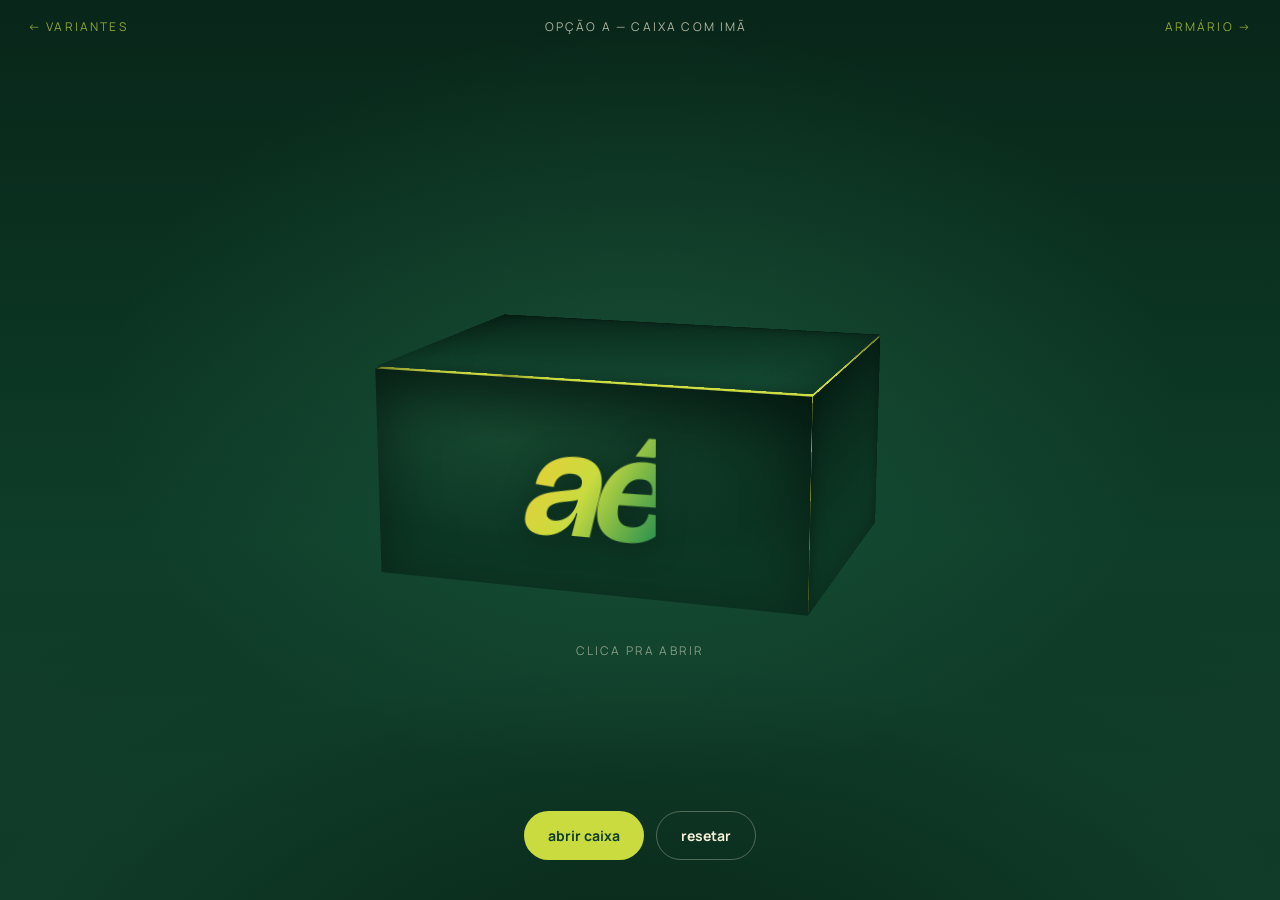
<file: Site/variants/magnet/index.html>
<!DOCTYPE html>
<html lang="pt-BR">
<head>
  <meta charset="UTF-8" />
  <meta name="viewport" content="width=device-width, initial-scale=1.0" />
  <title>magnet — embalaê variante A</title>
  <link rel="preconnect" href="https://fonts.googleapis.com" />
  <link rel="preconnect" href="https://fonts.gstatic.com" crossorigin />
  <link href="https://fonts.googleapis.com/css2?family=Bricolage+Grotesque:opsz,wght@12..96,300..800&family=Manrope:wght@300;400;500;600;700;800&display=swap" rel="stylesheet" />
  <style>
    * { box-sizing: border-box; margin: 0; padding: 0; }
    :root {
      --green-dark: #0e3d29;
      --green-darker: #082619;
      --green-mid: #1a8a4f;
      --lime: #c9db3f;
      --yellow: #f5c932;
      --cream: #f5efd8;
      --ease: cubic-bezier(0.65, 0, 0.35, 1);
      --ease-out: cubic-bezier(0.16, 1, 0.3, 1);
      --ease-magnet: cubic-bezier(0.2, 0.9, 0.3, 1.05); /* curva com leve "snap" estilo imã */
    }
    body {
      font-family: 'Manrope', system-ui, sans-serif;
      background:
        radial-gradient(60% 60% at 50% 45%, rgba(76, 184, 122, 0.18), transparent 70%),
        radial-gradient(80% 60% at 50% 110%, rgba(8, 38, 25, 0.95), rgba(14, 61, 41, 0.6) 60%, transparent 100%),
        linear-gradient(180deg, var(--green-darker) 0%, var(--green-dark) 60%, #143a27 100%);
      color: var(--cream);
      min-height: 100vh;
      overflow: hidden;
      display: flex;
      flex-direction: column;
      align-items: center;
      justify-content: center;
      padding: 40px;
    }

    /* TOPBAR */
    .topbar {
      position: fixed;
      top: 0; left: 0; right: 0;
      padding: 18px 28px;
      display: flex;
      justify-content: space-between;
      align-items: center;
      font-size: 12px;
      letter-spacing: 0.18em;
      text-transform: uppercase;
      z-index: 10;
      opacity: 0.7;
    }
    .topbar a { color: var(--lime); text-decoration: none; }
    .topbar a:hover { text-decoration: underline; }

    /* STAGE */
    .stage {
      perspective: 1800px;
      perspective-origin: 50% 42%;
      width: 100%;
      max-width: 720px;
      aspect-ratio: 1 / 0.85;
      display: flex;
      align-items: center;
      justify-content: center;
    }

    .box {
      --box-w: 420px;
      --box-h: 200px;
      --box-d: 320px;
      --lid: 0; /* 0 = fechada, 1 = aberta */

      position: relative;
      width: var(--box-w);
      height: var(--box-h);
      transform-style: preserve-3d;
      transform:
        rotateX(calc(-12deg + var(--lid) * -10deg))
        rotateY(-18deg);
      transition: transform 1.6s var(--ease-out);
    }

    /* Faces externas: corpo da caixa (não tem topo — o topo é a tampa móvel) */
    .face {
      position: absolute;
      top: 50%;
      left: 50%;
      backface-visibility: hidden;
      box-shadow: inset 0 0 60px rgba(0, 0, 0, 0.4);
    }

    .face-front {
      width: var(--box-w);
      height: var(--box-h);
      background:
        radial-gradient(120% 80% at 30% 30%, rgba(76, 184, 122, 0.18), transparent 60%),
        linear-gradient(180deg, var(--green-darker) 0%, var(--green-dark) 100%);
      transform: translate(-50%, -50%) translateZ(calc(var(--box-d) / 2));
      display: flex;
      align-items: center;
      justify-content: center;
    }
    .face-back {
      width: var(--box-w);
      height: var(--box-h);
      background: linear-gradient(180deg, #051a10 0%, var(--green-darker) 100%);
      transform: translate(-50%, -50%) translateZ(calc(var(--box-d) / -2)) rotateY(180deg);
    }
    .face-left, .face-right {
      width: var(--box-d);
      height: var(--box-h);
      background: linear-gradient(180deg, var(--green-darker), var(--green-dark));
    }
    .face-left {
      transform: translate(-50%, -50%) translateX(calc(var(--box-w) / -2)) rotateY(-90deg);
    }
    .face-right {
      transform: translate(-50%, -50%) translateX(calc(var(--box-w) / 2)) rotateY(90deg);
    }
    .face-bottom {
      width: var(--box-w);
      height: var(--box-d);
      background: #051a10;
      transform: translate(-50%, -50%) translateY(calc(var(--box-h) / 2)) rotateX(-90deg);
    }

    /* "aé" gigante no front */
    .ae {
      font-family: 'Bricolage Grotesque', system-ui, sans-serif;
      font-weight: 700;
      font-style: italic;
      font-size: 140px;
      letter-spacing: -0.06em;
      background: linear-gradient(120deg, var(--yellow), var(--lime), var(--green-mid));
      -webkit-background-clip: text;
      background-clip: text;
      color: transparent;
      filter: drop-shadow(0 4px 14px rgba(0, 0, 0, 0.3));
      line-height: 0.9;
    }

    /* Paredes INTERNAS (visíveis quando a tampa abre) — amarelo lima */
    .wall-inner {
      position: absolute;
      top: 50%;
      left: 50%;
      backface-visibility: hidden;
      background:
        radial-gradient(120% 100% at 50% 100%, rgba(245, 201, 50, 0.4), transparent 60%),
        linear-gradient(180deg, #d5e147 0%, var(--lime) 60%, #b9cc36 100%);
      box-shadow: inset 0 0 60px rgba(0, 0, 0, calc(0.55 * (1 - var(--lid)) + 0.08));
    }
    .wall-inner-front {
      width: var(--box-w);
      height: var(--box-h);
      transform: translate(-50%, -50%) translateZ(calc(var(--box-d) / 2 - 2px)) rotateY(180deg);
    }
    .wall-inner-back {
      width: var(--box-w);
      height: var(--box-h);
      transform: translate(-50%, -50%) translateZ(calc(var(--box-d) / -2 + 2px));
    }
    .wall-inner-left {
      width: var(--box-d);
      height: var(--box-h);
      transform: translate(-50%, -50%) translateX(calc(var(--box-w) / -2 + 2px)) rotateY(90deg);
    }
    .wall-inner-right {
      width: var(--box-d);
      height: var(--box-h);
      transform: translate(-50%, -50%) translateX(calc(var(--box-w) / 2 - 2px)) rotateY(-90deg);
    }

    /* Chão interno (visível pelo topo aberto) — amarelo lima com leve textura */
    .floor {
      position: absolute;
      top: 50%;
      left: 50%;
      width: var(--box-w);
      height: var(--box-d);
      transform: translate(-50%, -50%) translateY(calc(var(--box-h) / 2 - 3px)) rotateX(90deg);
      background:
        radial-gradient(70% 60% at 50% 50%, rgba(255, 220, 100, 0.35), transparent 70%),
        linear-gradient(180deg, var(--lime) 0%, #b9cc36 100%);
      box-shadow: inset 0 0 calc(180px * (1 - var(--lid))) rgba(0, 0, 0, calc(0.85 * (1 - var(--lid))));
      display: flex;
      align-items: center;
      justify-content: center;
      overflow: hidden;
    }
    .floor-content {
      font-family: 'Bricolage Grotesque', system-ui, sans-serif;
      font-weight: 700;
      font-style: italic;
      font-size: 38px;
      color: var(--green-dark);
      letter-spacing: -0.04em;
      opacity: var(--lid);
      transform: scale(calc(0.7 + 0.3 * var(--lid)));
      transition: opacity 1.6s var(--ease-out), transform 1.6s var(--ease-out);
    }

    /* TAMPA (lid) — única peça que cobre o topo. Dobradiça na aresta traseira. */
    .lid {
      position: absolute;
      top: 50%;
      left: 50%;
      width: 0;
      height: 0;
      transform-style: preserve-3d;
      /* Pivô: aresta traseira-superior */
      transform:
        translate(-50%, -50%)
        translateY(calc(var(--box-h) / -2))
        translateZ(calc(var(--box-d) / -2));
    }
    .lid-plane {
      position: absolute;
      width: var(--box-w);
      height: var(--box-d);
      left: calc(var(--box-w) / -2);
      top: 0;
      transform-style: preserve-3d;
      transform-origin: 50% 0%;
      /* 90° = fechada (deitada cobrindo o topo); 180° = vertical; 210° = aberta pra trás */
      transform: rotateX(calc(90deg + var(--lid) * 120deg));
      transition: transform 1.6s var(--ease-magnet);
    }
    .lid-plane::before, .lid-plane::after {
      content: '';
      position: absolute;
      inset: 0;
      backface-visibility: hidden;
    }
    /* Face EXTERNA da tampa (vista de cima quando fechada): verde papelão com vinco sutil */
    .lid-plane::before {
      background:
        linear-gradient(180deg, rgba(0, 0, 0, 0.3) 0%, transparent 8px),
        repeating-linear-gradient(90deg, rgba(255, 255, 255, 0.018) 0 1px, transparent 1px 4px),
        linear-gradient(160deg, var(--green-darker) 0%, var(--green-dark) 60%, #134a32 100%);
      box-shadow:
        inset 0 0 60px rgba(0, 0, 0, 0.35),
        inset 0 -3px 0 rgba(255, 255, 255, 0.04);
      transform: translateZ(2px);
    }
    /* Face INTERNA (vista de dentro quando aberta): amarelo lima limpo */
    .lid-plane::after {
      background:
        linear-gradient(180deg, rgba(0, 0, 0, 0.18) 0%, transparent 6px),
        radial-gradient(120% 100% at 50% 100%, rgba(245, 201, 50, 0.35), transparent 65%),
        linear-gradient(180deg, #d5e147 0%, var(--lime) 50%, #b9cc36 100%);
      box-shadow: inset 0 0 40px rgba(245, 201, 50, 0.3);
      transform: rotateX(180deg) translateZ(2px);
    }

    /* SOMBRA projetada da caixa no "chão" da cena */
    .shadow {
      position: absolute;
      bottom: -40px;
      left: 50%;
      width: 80%;
      height: 40px;
      transform: translateX(-50%) translateZ(-1px);
      background: radial-gradient(50% 100% at 50% 50%, rgba(0, 0, 0, 0.45), transparent 70%);
      filter: blur(8px);
    }

    /* CONTROLS */
    .controls {
      position: fixed;
      bottom: 40px;
      left: 50%;
      transform: translateX(-50%);
      display: flex;
      gap: 12px;
      z-index: 10;
    }
    .btn {
      display: inline-flex;
      align-items: center;
      gap: 8px;
      padding: 14px 24px;
      border-radius: 100px;
      font-family: 'Manrope', system-ui, sans-serif;
      font-weight: 700;
      font-size: 14px;
      cursor: pointer;
      border: 0;
      transition: transform 0.3s var(--ease), background 0.3s var(--ease);
    }
    .btn-primary {
      background: var(--lime);
      color: var(--green-dark);
    }
    .btn-primary:hover {
      background: var(--yellow);
      transform: translateY(-2px);
    }
    .btn-ghost {
      background: transparent;
      color: var(--cream);
      border: 1.5px solid rgba(245, 239, 216, 0.3);
    }
    .btn-ghost:hover {
      background: rgba(245, 239, 216, 0.08);
    }

    .hint {
      position: fixed;
      top: 50%;
      left: 50%;
      transform: translate(-50%, calc(-50% + 200px));
      font-size: 12px;
      letter-spacing: 0.18em;
      text-transform: uppercase;
      opacity: 0.5;
      pointer-events: none;
      transition: opacity 0.6s var(--ease);
    }
    .hint.is-faded { opacity: 0; }
  </style>
</head>
<body>

  <div class="topbar">
    <a href="../">← variantes</a>
    <span>opção a — caixa com imã</span>
    <a href="../cabinet/">armário →</a>
  </div>

  <div class="stage">
    <div class="box" id="box">

      <!-- Sombra de chão -->
      <div class="shadow"></div>

      <!-- Faces externas do corpo (sem topo) -->
      <div class="face face-front">
        <span class="ae">aé</span>
      </div>
      <div class="face face-back"></div>
      <div class="face face-left"></div>
      <div class="face face-right"></div>
      <div class="face face-bottom"></div>

      <!-- Paredes internas (lima) -->
      <div class="wall-inner wall-inner-front"></div>
      <div class="wall-inner wall-inner-back"></div>
      <div class="wall-inner wall-inner-left"></div>
      <div class="wall-inner wall-inner-right"></div>

      <!-- Chão interno com mensagem -->
      <div class="floor">
        <span class="floor-content">a gente embala.</span>
      </div>

      <!-- TAMPA: dobradiça na aresta traseira-superior -->
      <div class="lid">
        <div class="lid-plane"></div>
      </div>

    </div>
  </div>

  <div class="hint" id="hint">clica pra abrir</div>

  <div class="controls">
    <button class="btn btn-primary" id="toggle">abrir caixa</button>
    <button class="btn btn-ghost" id="reset">resetar</button>
  </div>

  <script>
    const box = document.getElementById('box');
    const toggleBtn = document.getElementById('toggle');
    const resetBtn = document.getElementById('reset');
    const hint = document.getElementById('hint');
    let isOpen = false;

    function setOpen(open) {
      isOpen = open;
      box.style.setProperty('--lid', open ? '1' : '0');
      toggleBtn.textContent = open ? 'fechar caixa' : 'abrir caixa';
      hint.classList.toggle('is-faded', open);
    }

    toggleBtn.addEventListener('click', () => setOpen(!isOpen));
    resetBtn.addEventListener('click', () => setOpen(false));
    // clica na caixa pra alternar também
    box.addEventListener('click', () => setOpen(!isOpen));

    setOpen(false);
  </script>

</body>
</html>
</file>
<file: Site/css/style.css>
/* =========================================================
   EMBALAÊ — embale diferente
   ========================================================= */

/* =========================================================
   FONTES (self-hosted — woff2 variável, peso 400..800)
   Hospedadas localmente p/ eliminar render-blocking e a
   conexão a fonts.googleapis.com / gstatic. latin-ext só
   é baixado quando a página tiver glifos dessa faixa.
   ========================================================= */
/* Bricolage Grotesque — display */
@font-face {
  font-family: 'Bricolage Grotesque';
  font-style: normal;
  font-weight: 400 800;
  font-display: swap;
  src: url(../assets/fonts/bricolage-latin.woff2) format('woff2');
  unicode-range: U+0000-00FF, U+0131, U+0152-0153, U+02BB-02BC, U+02C6, U+02DA, U+02DC, U+0304, U+0308, U+0329, U+2000-206F, U+20AC, U+2122, U+2191, U+2193, U+2212, U+2215, U+FEFF, U+FFFD;
}
@font-face {
  font-family: 'Bricolage Grotesque';
  font-style: normal;
  font-weight: 400 800;
  font-display: swap;
  src: url(../assets/fonts/bricolage-latin-ext.woff2) format('woff2');
  unicode-range: U+0100-02BA, U+02BD-02C5, U+02C7-02CC, U+02CE-02D7, U+02DD-02FF, U+0304, U+0308, U+0329, U+1D00-1DBF, U+1E00-1E9F, U+1EF2-1EFF, U+2020, U+20A0-20AB, U+20AD-20C0, U+2113, U+2C60-2C7F, U+A720-A7FF;
}
/* Manrope — body */
@font-face {
  font-family: 'Manrope';
  font-style: normal;
  font-weight: 400 800;
  font-display: swap;
  src: url(../assets/fonts/manrope-latin.woff2) format('woff2');
  unicode-range: U+0000-00FF, U+0131, U+0152-0153, U+02BB-02BC, U+02C6, U+02DA, U+02DC, U+0304, U+0308, U+0329, U+2000-206F, U+20AC, U+2122, U+2191, U+2193, U+2212, U+2215, U+FEFF, U+FFFD;
}
@font-face {
  font-family: 'Manrope';
  font-style: normal;
  font-weight: 400 800;
  font-display: swap;
  src: url(../assets/fonts/manrope-latin-ext.woff2) format('woff2');
  unicode-range: U+0100-02BA, U+02BD-02C5, U+02C7-02CC, U+02CE-02D7, U+02DD-02FF, U+0304, U+0308, U+0329, U+1D00-1DBF, U+1E00-1E9F, U+1EF2-1EFF, U+2020, U+20A0-20AB, U+20AD-20C0, U+2113, U+2C60-2C7F, U+A720-A7FF;
}

:root {
  --green-dark: #0e3d29;
  --green-darker: #082619;
  --green-mid: #1a8a4f;
  --green-light: #4cb87a;
  --lime: #c9db3f;
  --yellow: #f5c932;
  --cream: #f5efd8;
  --cream-soft: #faf6e7;
  --ink: #0a1f15;
  --white: #ffffff;

  --radius: 24px;
  --radius-lg: 40px;
  --max: 1320px;
  --pad: clamp(20px, 4vw, 56px);

  --font-display: 'Bricolage Grotesque', system-ui, sans-serif;
  --font-body: 'Manrope', system-ui, sans-serif;

  --ease: cubic-bezier(0.65, 0, 0.35, 1);
  --ease-out: cubic-bezier(0.16, 1, 0.3, 1);
}

* { box-sizing: border-box; margin: 0; padding: 0; }

html {
  /* scroll-behavior: smooth foi removido — quebrava a fluidez do boxgate */
  background: var(--green-dark);
  /* reserva a barra de rolagem: evita o "pulo" lateral quando o scroll é
     destravado no fim da abertura da caixa */
  scrollbar-gutter: stable;
}

body {
  font-family: var(--font-body);
  /* background do body alinhado com o ambiente da boxgate-sticky pra eliminar
     percepção de "gap" quando a sticky desgruda no final do trilho. */
  background:
    radial-gradient(60% 60% at 50% 42%, rgba(76, 184, 122, 0.18), transparent 70%),
    linear-gradient(180deg, var(--green-darker) 0%, var(--green-dark) 60%, #143a27 100%);
  color: var(--cream);
  line-height: 1.5;
  font-weight: 400;
  -webkit-font-smoothing: antialiased;
  overflow-x: hidden;
  cursor: none;
}

@media (max-width: 900px) {
  body { cursor: auto; }
}

img, svg, video { display: block; max-width: 100%; }
a { color: inherit; text-decoration: none; }
button { font: inherit; cursor: pointer; border: 0; background: none; color: inherit; }
ul { list-style: none; }
em { font-style: italic; }

/* =========================================================
   CURSOR
   ========================================================= */
.cursor,
.cursor-dot {
  position: fixed;
  top: 0; left: 0;
  pointer-events: none;
  z-index: 9999;
  border-radius: 50%;
  transform: translate(-50%, -50%);
  transition: width 0.4s var(--ease), height 0.4s var(--ease),
              background 0.4s var(--ease), opacity 0.4s var(--ease),
              border-color 0.4s var(--ease);
  mix-blend-mode: difference;
}
.cursor {
  width: 36px; height: 36px;
  border: 1.5px solid var(--cream);
  background: transparent;
}
.cursor-dot {
  width: 6px; height: 6px;
  background: var(--cream);
}
.cursor.is-hover {
  width: 64px; height: 64px;
  background: var(--cream);
  border-color: var(--cream);
}
.cursor.is-hover ~ .cursor-dot,
.cursor.is-hover + .cursor-dot { opacity: 0; }
.cursor.is-big {
  width: 110px; height: 110px;
  border-color: var(--lime);
  background: transparent;
  mix-blend-mode: normal;
}
@media (max-width: 900px) {
  .cursor, .cursor-dot { display: none; }
}

/* =========================================================
   LOADER
   ========================================================= */
.loader {
  position: fixed;
  inset: 0;
  background: var(--green-dark);
  z-index: 10000;
  display: flex;
  flex-direction: column;
  align-items: center;
  justify-content: center;
  gap: 24px;
  transition: opacity 0.5s var(--ease), visibility 0.5s var(--ease);
  pointer-events: none;
}
.loader.is-hidden { opacity: 0; visibility: hidden; }
@media (prefers-reduced-motion: reduce) {
  .loader { display: none; }
}
.loader-blob {
  width: 100px; height: 100px;
  fill: var(--lime);
  animation: blob-morph 3s ease-in-out infinite alternate;
}
.loader-text {
  font-family: var(--font-display);
  font-size: 14px;
  letter-spacing: 0.18em;
  text-transform: uppercase;
  color: var(--cream);
  opacity: 0.7;
  animation: pulse 1.4s ease-in-out infinite;
}

@keyframes blob-morph {
  0%   { d: path("M50,-50 C70,-30 70,30 50,50 C30,70 -30,70 -50,50 C-70,30 -70,-30 -50,-50 C-30,-70 30,-70 50,-50 Z"); transform: translate(100px, 100px) rotate(0deg); }
  50%  { d: path("M55,-40 C75,-20 60,40 40,55 C20,75 -40,60 -55,40 C-75,20 -60,-40 -40,-55 C-20,-75 35,-60 55,-40 Z"); transform: translate(100px, 100px) rotate(45deg); }
  100% { d: path("M40,-55 C60,-35 75,25 55,45 C35,75 -25,75 -45,55 C-65,35 -75,-25 -55,-45 C-35,-65 20,-75 40,-55 Z"); transform: translate(100px, 100px) rotate(90deg); }
}
@keyframes pulse {
  0%, 100% { opacity: 0.4; }
  50%      { opacity: 1; }
}

/* =========================================================
   NAVIGATION
   ========================================================= */
.nav {
  position: fixed;
  top: 0; left: 0; right: 0;
  z-index: 100;
  display: flex;
  align-items: center;
  justify-content: space-between;
  gap: 32px;
  padding: 22px var(--pad);
  background: rgba(14, 61, 41, 0.7);
  backdrop-filter: blur(20px) saturate(140%);
  -webkit-backdrop-filter: blur(20px) saturate(140%);
  border-bottom: 1px solid rgba(245, 239, 216, 0.08);
}
.nav-logo {
  display: flex;
  align-items: center;
  height: 28px;
  transition: opacity 0.3s var(--ease);
}
.nav-logo:hover { opacity: 0.85; }
.nav-logo img {
  height: 100%;
  width: auto;
  display: block;
}
.nav-links {
  display: flex;
  gap: 36px;
  font-size: 14px;
  font-weight: 500;
}
.nav-links a {
  position: relative;
  opacity: 0.75;
  transition: opacity 0.2s var(--ease);
}
.nav-links a:hover { opacity: 1; }
.nav-links a::after {
  content: '';
  position: absolute;
  left: 0; right: 100%;
  bottom: -6px;
  height: 1.5px;
  background: var(--lime);
  transition: right 0.3s var(--ease);
}
.nav-links a:hover::after { right: 0; }
.nav-cta {
  display: inline-flex;
  align-items: center;
  gap: 8px;
  padding: 11px 18px;
  border-radius: 100px;
  background: var(--lime);
  color: var(--green-dark);
  font-weight: 700;
  font-size: 14px;
  transition: transform 0.3s var(--ease), background 0.3s var(--ease);
}
.nav-cta:hover {
  transform: translateY(-2px);
  background: var(--yellow);
}
@media (max-width: 800px) {
  .nav-links { display: none; }
}

/* =========================================================
   HERO
   ========================================================= */
.hero {
  position: relative;
  min-height: 100vh;
  padding: 140px var(--pad) 60px;
  display: flex;
  flex-direction: column;
  justify-content: center;
  overflow: hidden;
  isolation: isolate;
}
.hero-bg {
  position: absolute;
  inset: 0;
  z-index: -2;
  overflow: hidden;
}
.hero-video {
  width: 100%;
  height: 100%;
  object-fit: cover;
  opacity: 0.35;
  filter: saturate(120%) contrast(105%);
}
.hero-bg-overlay {
  position: absolute;
  inset: 0;
  background:
    radial-gradient(70% 60% at 25% 25%, rgba(26, 138, 79, 0.28), transparent 70%),
    radial-gradient(60% 50% at 80% 80%, rgba(245, 201, 50, 0.16), transparent 70%),
    linear-gradient(180deg, rgba(14, 61, 41, 0.55) 0%, rgba(14, 61, 41, 0.78) 60%, rgba(14, 61, 41, 0.96) 100%);
}

.hero-content {
  position: relative;
  z-index: 2;
  max-width: var(--max);
  margin: 0 auto;
  width: 100%;
}

.hero-eyebrow {
  display: inline-flex;
  align-items: center;
  gap: 10px;
  font-size: 13px;
  font-weight: 500;
  text-transform: uppercase;
  letter-spacing: 0.12em;
  color: var(--cream);
  opacity: 0.85;
  margin-bottom: 32px;
  padding: 8px 16px;
  border: 1px solid rgba(245, 239, 216, 0.2);
  border-radius: 100px;
  background: rgba(8, 38, 25, 0.5);
  backdrop-filter: blur(8px);
}
.hero-eyebrow em {
  opacity: 0.65;
  font-style: italic;
  font-weight: 400;
}
.dot {
  display: inline-block;
  width: 7px; height: 7px;
  background: var(--lime);
  border-radius: 50%;
  animation: pulse-dot 2s ease-in-out infinite;
}
@keyframes pulse-dot {
  0%, 100% { transform: scale(1); opacity: 1; }
  50% { transform: scale(1.4); opacity: 0.7; }
}

.hero-title {
  font-family: var(--font-display);
  font-weight: 700;
  font-size: clamp(54px, 11vw, 180px);
  line-height: 0.92;
  letter-spacing: -0.04em;
  color: var(--cream);
  margin-bottom: 32px;
}
.hero-title .line {
  display: block;
  overflow: hidden;
}
.line-rotate {
  height: 1em;
  display: block;
  overflow: hidden;
  position: relative;
}
.rotator {
  display: block;
  position: relative;
  height: 1em;
  color: var(--lime);
  font-style: italic;
}
.rotator > span {
  position: absolute;
  inset: 0;
  display: block;
  line-height: 1em;
  white-space: nowrap;
  opacity: 0;
  transform-origin: left center;
  transform: translateY(0.45em) scale(0.9);
  filter: blur(6px);
  will-change: opacity, transform, filter;
  animation: word-cycle 22s cubic-bezier(0.16, 0.84, 0.34, 1) infinite;
}
.rotator > span:nth-child(1)  { animation-delay: 0s; }
.rotator > span:nth-child(2)  { animation-delay: 2s; }
.rotator > span:nth-child(3)  { animation-delay: 4s; }
.rotator > span:nth-child(4)  { animation-delay: 6s; }
.rotator > span:nth-child(5)  { animation-delay: 8s; }
.rotator > span:nth-child(6)  { animation-delay: 10s; }
.rotator > span:nth-child(7)  { animation-delay: 12s; }
.rotator > span:nth-child(8)  { animation-delay: 14s; }
.rotator > span:nth-child(9)  { animation-delay: 16s; }
.rotator > span:nth-child(10) { animation-delay: 18s; }
.rotator > span:nth-child(11) { animation-delay: 20s; }
@keyframes word-cycle {
  0%    { opacity: 0; transform: translateY(0.45em) scale(0.9);  filter: blur(6px); }
  1.6%  { opacity: 1; transform: translateY(0)      scale(1);    filter: blur(0); }
  7.8%  { opacity: 1; transform: translateY(0)      scale(1);    filter: blur(0); }
  9%    { opacity: 0; transform: translateY(-0.4em) scale(0.94); filter: blur(6px); }
  100%  { opacity: 0; transform: translateY(-0.4em) scale(0.94); filter: blur(6px); }
}

.hero-sub {
  max-width: 540px;
  font-size: clamp(16px, 1.5vw, 19px);
  color: var(--cream);
  opacity: 0.82;
  margin-bottom: 0;
  line-height: 1.55;
}

.hero-actions {
  display: flex;
  flex-wrap: wrap;
  gap: 14px;
}
.btn {
  display: inline-flex;
  align-items: center;
  gap: 10px;
  padding: 18px 28px;
  border-radius: 100px;
  font-family: var(--font-body);
  font-weight: 700;
  font-size: 15px;
  letter-spacing: -0.01em;
  transition: transform 0.3s var(--ease), background 0.3s var(--ease), color 0.3s var(--ease);
  white-space: nowrap;
}
.btn-primary {
  background: var(--lime);
  color: var(--green-dark);
}
.btn-primary:hover {
  background: var(--yellow);
  transform: translateY(-3px);
}
.btn-ghost {
  background: transparent;
  border: 1.5px solid rgba(245, 239, 216, 0.3);
  color: var(--cream);
}
.btn-ghost:hover {
  background: var(--cream);
  color: var(--green-dark);
  border-color: var(--cream);
}

.hero-scroll {
  position: absolute;
  bottom: 32px;
  left: 50%;
  transform: translateX(-50%);
  display: flex;
  flex-direction: column;
  align-items: center;
  gap: 12px;
  font-size: 11px;
  letter-spacing: 0.16em;
  text-transform: uppercase;
  opacity: 0.6;
  z-index: 2;
  transition: opacity 0.5s var(--ease);
}
/* some assim que o usuário começa a rolar dentro do site (some quando já "abriu") */
.hero-scroll.is-hidden { opacity: 0; pointer-events: none; }
.scroll-line {
  width: 1.5px;
  height: 50px;
  background: linear-gradient(to bottom, var(--cream), transparent);
  position: relative;
  overflow: hidden;
}
.scroll-line::before {
  content: '';
  position: absolute;
  top: 0; left: 0; right: 0;
  height: 30%;
  background: var(--lime);
  animation: scroll-down 2.2s ease-in-out infinite;
}
@keyframes scroll-down {
  0%   { transform: translateY(-100%); }
  100% { transform: translateY(330%); }
}

/* Blobs */
.blob {
  position: absolute;
  border-radius: 50%;
  filter: blur(80px);
  z-index: -1;
  opacity: 0.5;
}
.blob-1 {
  width: 480px; height: 480px;
  background: var(--green-mid);
  top: -100px; right: -120px;
  animation: float-blob 18s ease-in-out infinite;
}
.blob-2 {
  width: 360px; height: 360px;
  background: var(--yellow);
  bottom: -100px; left: -80px;
  animation: float-blob 22s ease-in-out infinite reverse;
  opacity: 0.25;
}
.blob-3 {
  width: 280px; height: 280px;
  background: var(--lime);
  top: 50%; right: 30%;
  opacity: 0.18;
  animation: float-blob 26s ease-in-out infinite;
}
@keyframes float-blob {
  0%, 100% { transform: translate(0, 0) scale(1); }
  33% { transform: translate(40px, -30px) scale(1.08); }
  66% { transform: translate(-30px, 40px) scale(0.94); }
}

/* =========================================================
   MARQUEE
   ========================================================= */
.marquee {
  overflow: hidden;
  padding: 28px 0;
  border-top: 1px solid rgba(245, 239, 216, 0.06);
  border-bottom: 1px solid rgba(245, 239, 216, 0.06);
}
.marquee-cream {
  background: var(--cream);
  color: var(--green-dark);
  border: 0;
}
.marquee-dark {
  background: var(--green-darker);
  color: var(--lime);
}
.marquee-track {
  display: flex;
  align-items: center;
  gap: 32px;
  white-space: nowrap;
  font-family: var(--font-display);
  font-weight: 700;
  font-size: clamp(36px, 6vw, 80px);
  letter-spacing: -0.02em;
  font-style: italic;
  animation: marquee 28s linear infinite;
  width: max-content;
}
.marquee-track .sep {
  font-size: 0.5em;
  opacity: 0.6;
  font-style: normal;
}
.marquee-reverse {
  animation: marquee-rev 24s linear infinite;
}
@keyframes marquee {
  from { transform: translateX(0); }
  to   { transform: translateX(-50%); }
}
@keyframes marquee-rev {
  from { transform: translateX(-50%); }
  to   { transform: translateX(0); }
}
/* Mobile: faixa mais baixa e fonte menor (no desktop fica grande) */
@media (max-width: 700px) {
  .marquee { padding: 14px 0; }
  .marquee-track { font-size: 20px; gap: 18px; }
}

/* =========================================================
   MANIFESTO
   ========================================================= */
.manifesto {
  padding: 140px var(--pad);
  background: var(--green-dark);
  position: relative;
}
.manifesto-grid {
  max-width: var(--max);
  margin: 0 auto;
  display: grid;
  grid-template-columns: 1fr;
  gap: 60px;
}
@media (min-width: 900px) {
  .manifesto-grid {
    grid-template-columns: 0.7fr 2fr 1.1fr;
    align-items: start;
  }
}
.manifesto-tag {
  display: inline-flex;
  align-items: center;
  gap: 10px;
  font-size: 13px;
  font-weight: 500;
  text-transform: uppercase;
  letter-spacing: 0.14em;
  opacity: 0.7;
}
.manifesto-text {
  font-family: var(--font-display);
  font-weight: 600;
  font-size: clamp(28px, 4vw, 56px);
  line-height: 1.12;
  letter-spacing: -0.025em;
  color: var(--cream);
}
.manifesto-text em {
  font-weight: 700;
  color: var(--lime);
}
.manifesto-text strong {
  font-weight: 700;
  color: var(--yellow);
}
.manifesto-text .strike {
  text-decoration: line-through;
  text-decoration-thickness: 4px;
  text-decoration-color: var(--lime);
  opacity: 0.5;
}
.manifesto-text .highlight {
  background: linear-gradient(180deg, transparent 60%, var(--green-mid) 60%);
  padding: 0 6px;
  /* pode quebrar em telas estreitas; box-decoration-break mantém o grifo certo
     em cada linha quando "cores, impressão e formatos" passa pra duas linhas. */
  -webkit-box-decoration-break: clone;
  box-decoration-break: clone;
}
/* Cada "pensamento" é um bloco que quebra de forma equilibrada, em vez de <br>
   manuais que brigavam com a quebra natural e deixavam palavras órfãs. */
.manifesto-text .mline {
  display: block;
  text-wrap: balance;
}
.manifesto-text .mline + .mline {
  margin-top: 0.5em;
}
.manifesto-side {
  position: relative;
  padding: 28px 28px 28px 32px;
  border-left: 2px solid var(--lime);
  font-size: 15px;
  line-height: 1.55;
  opacity: 0.85;
}
.manifesto-side em { color: var(--lime); font-weight: 600; }
.quote-mark {
  font-family: var(--font-display);
  font-size: 80px;
  line-height: 0.5;
  color: var(--lime);
  margin-bottom: 8px;
  font-weight: 700;
}

/* =========================================================
   SECTION HEADER
   ========================================================= */
.section-head {
  max-width: var(--max);
  margin: 0 auto 64px;
  text-align: center;
}
.eyebrow {
  display: inline-flex;
  align-items: center;
  gap: 10px;
  font-size: 13px;
  font-weight: 500;
  text-transform: uppercase;
  letter-spacing: 0.14em;
  opacity: 0.7;
  margin-bottom: 24px;
}
.eyebrow-dark { opacity: 1; }
.section-title {
  font-family: var(--font-display);
  font-weight: 700;
  font-size: clamp(40px, 7vw, 112px);
  line-height: 0.95;
  letter-spacing: -0.04em;
  color: var(--cream);
  margin-bottom: 24px;
}
.section-title .ital { font-style: italic; color: var(--lime); font-weight: 600; }
.section-sub {
  font-size: clamp(15px, 1.4vw, 18px);
  max-width: 580px;
  margin: 0 auto;
  opacity: 0.8;
}

/* =========================================================
   FORMATOS
   ========================================================= */
.formatos {
  padding: 140px var(--pad);
  background: var(--green-dark);
}
.formatos-grid {
  max-width: var(--max);
  margin: 0 auto;
  display: grid;
  grid-template-columns: repeat(auto-fit, minmax(280px, 1fr));
  gap: 20px;
}
@media (min-width: 900px) {
  .formatos-grid {
    grid-template-columns: repeat(3, 1fr);
  }
}

.formato-card {
  --accent: var(--lime);
  position: relative;
  padding: 36px 28px 28px;
  border-radius: var(--radius-lg);
  background: var(--green-darker);
  border: 1px solid rgba(245, 239, 216, 0.06);
  overflow: hidden;
  transition: transform 0.5s var(--ease-out), background 0.5s var(--ease);
  cursor: none;
  min-height: 360px;
  display: flex;
  flex-direction: column;
  justify-content: space-between;
}
@media (max-width: 900px) {
  .formato-card { cursor: pointer; }
}
.formato-card::before {
  content: '';
  position: absolute;
  inset: -2px;
  border-radius: var(--radius-lg);
  background: var(--accent);
  opacity: 0;
  z-index: -1;
  transition: opacity 0.5s var(--ease);
}
.formato-card:hover {
  transform: translateY(-6px);
  background: var(--accent);
  color: var(--green-dark);
}
.formato-card:hover::before { opacity: 1; }

.formato-card--wide {
  grid-column: span 1;
}
@media (min-width: 900px) {
  .formato-card--wide {
    grid-column: span 3;
    min-height: 280px;
    flex-direction: row;
    align-items: center;
    gap: 60px;
    padding: 50px 50px;
  }
  .formato-card--wide .formato-shape {
    flex: 1;
    margin: 0;
  }
  .formato-card--wide .formato-info {
    flex: 1;
  }
}

.formato-shape {
  width: 100%;
  height: 180px;
  display: flex;
  align-items: center;
  justify-content: center;
  margin-bottom: 20px;
}
.formato-shape svg {
  width: auto;
  max-width: 60%;
  max-height: 100%;
  fill: var(--accent);
  color: var(--accent);
  transition: transform 0.6s var(--ease-out), fill 0.5s var(--ease), color 0.5s var(--ease);
}
.formato-card:hover .formato-shape svg {
  fill: var(--green-dark);
  color: var(--green-dark);
  transform: scale(1.08) rotate(8deg);
}
.formato-card:nth-child(2):hover .formato-shape svg { transform: scale(1.08) rotate(-12deg); }
.formato-card:nth-child(3):hover .formato-shape svg { transform: scale(1.05) rotate(6deg); }
.formato-card:nth-child(4):hover .formato-shape svg { transform: scale(1.1) rotate(-15deg); }
.formato-card:nth-child(5):hover .formato-shape svg { transform: scale(1.1) rotate(20deg); }
.formato-card:nth-child(6):hover .formato-shape svg { transform: scale(1.06) rotate(-8deg); }

.formato-info h3 {
  font-family: var(--font-display);
  font-weight: 700;
  font-size: 26px;
  letter-spacing: -0.02em;
  margin-bottom: 8px;
}
.formato-info p {
  font-size: 14.5px;
  opacity: 0.75;
  line-height: 1.5;
}
.formato-card:hover .formato-info p { opacity: 0.9; }

.formato-num {
  position: absolute;
  top: 20px;
  right: 24px;
  font-family: var(--font-display);
  font-size: 13px;
  font-weight: 600;
  opacity: 0.4;
  letter-spacing: 0.1em;
}

/* =========================================================
   BIG NUMBER
   ========================================================= */
.big-number {
  padding: 100px var(--pad) 140px;
  background: var(--green-dark);
  text-align: center;
  position: relative;
}
.big-stack {
  font-family: var(--font-display);
  font-weight: 800;
  font-size: clamp(38px, 12vw, 168px);
  line-height: 0.9;
  letter-spacing: -0.05em;
  color: var(--cream);
  margin-bottom: 40px;
}
.big-line { display: block; }
.big-outline {
  -webkit-text-stroke: 2px var(--cream);
  color: transparent;
  font-style: italic;
}
.big-italic {
  font-style: italic;
  color: var(--lime);
  font-weight: 600;
}
.big-meta {
  max-width: 640px;
  margin: 0 auto;
  opacity: 0.75;
  font-size: 16px;
  text-wrap: balance;
}

/* =========================================================
   PROCESSO
   ========================================================= */
.processo {
  padding: 140px var(--pad);
  background: var(--cream);
  color: var(--green-dark);
}
.processo .section-title { color: var(--green-dark); }
.processo .section-title .ital { color: var(--green-mid); }
.processo .eyebrow { opacity: 0.6; }

.processo-list {
  max-width: var(--max);
  margin: 0 auto;
  display: grid;
  grid-template-columns: 1fr;
  gap: 4px;
  border-top: 1px solid rgba(14, 61, 41, 0.15);
}
.processo-step {
  display: grid;
  grid-template-columns: 80px 1fr 2fr;
  gap: 32px;
  padding: 36px 0;
  border-bottom: 1px solid rgba(14, 61, 41, 0.15);
  align-items: baseline;
  cursor: none;
  transition: padding 0.4s var(--ease);
}
@media (max-width: 700px) {
  .processo-step {
    grid-template-columns: 60px 1fr;
    cursor: pointer;
  }
  .processo-step p { grid-column: 1 / -1; }
}
.processo-step:hover {
  padding-left: 16px;
}
.step-num {
  font-family: var(--font-display);
  font-size: 14px;
  font-weight: 700;
  letter-spacing: 0.1em;
  opacity: 0.5;
}
.processo-step h3 {
  font-family: var(--font-display);
  font-weight: 700;
  font-size: clamp(22px, 2.2vw, 32px);
  letter-spacing: -0.02em;
}
.processo-step p {
  font-size: 16px;
  opacity: 0.75;
  line-height: 1.55;
}

/* =========================================================
   PILARES
   ========================================================= */
.pilares {
  padding: 140px var(--pad);
  background: var(--green-darker);
}
.pilares-grid {
  max-width: var(--max);
  margin: 0 auto;
  display: grid;
  grid-template-columns: repeat(3, 1fr);
  gap: 1px;
  background: rgba(245, 239, 216, 0.1);
  border: 1px solid rgba(245, 239, 216, 0.1);
  border-radius: var(--radius);
  overflow: hidden;
}
.pilar {
  padding: 40px 32px;
  background: var(--green-darker);
  display: flex;
  flex-direction: column;
  gap: 40px;
  min-height: 200px;
  transition: background 0.4s var(--ease), color 0.4s var(--ease);
}
.pilar span {
  font-family: var(--font-display);
  font-size: 13px;
  letter-spacing: 0.1em;
  opacity: 0.5;
  font-weight: 600;
}
.pilar h4 {
  font-family: var(--font-display);
  font-size: clamp(24px, 2.5vw, 34px);
  font-weight: 700;
  letter-spacing: -0.02em;
  margin-top: auto;
}
.pilar:hover {
  background: var(--lime);
  color: var(--green-dark);
}
.pilar:hover h4 { font-style: italic; }

/* =========================================================
   CTA
   ========================================================= */
.cta {
  padding: 140px var(--pad);
  background: var(--lime);
  color: var(--green-dark);
  text-align: center;
  position: relative;
  overflow: hidden;
}
.cta-bg {
  position: absolute;
  inset: 0;
  z-index: 0;
  opacity: 0.92;
}
.cta-bg svg {
  width: 100%; height: 100%;
}
.cta-bg path {
  fill: var(--cream);
  animation: ctaBlob 12s ease-in-out infinite;
}
@keyframes ctaBlob {
  0%, 100% { d: path("M300,140 C400,140 480,220 480,320 C480,420 400,500 300,500 C200,500 120,420 120,320 C120,220 200,140 300,140 Z"); }
  50%      { d: path("M310,150 C420,160 470,240 460,340 C450,440 380,510 280,490 C190,470 130,400 140,300 C150,200 220,140 310,150 Z"); }
}

.cta-inner {
  position: relative;
  z-index: 2;
  max-width: 900px;
  margin: 0 auto;
}
.cta .eyebrow {
  color: var(--green-dark);
  opacity: 1;
}
.cta-title {
  font-family: var(--font-display);
  font-weight: 700;
  font-size: clamp(48px, 9vw, 140px);
  line-height: 0.95;
  letter-spacing: -0.04em;
  color: var(--green-dark);
  margin-bottom: 24px;
}
.cta-title .ital { font-style: italic; }
.cta-sub {
  font-size: clamp(16px, 1.5vw, 19px);
  max-width: 480px;
  margin: 0 auto 56px;
  opacity: 0.85;
}

.cta-channels {
  display: flex;
  flex-direction: column;
  gap: 0;
  max-width: 580px;
  margin: 0 auto;
  border-top: 1.5px solid rgba(14, 61, 41, 0.25);
}
.channel {
  display: flex;
  align-items: center;
  justify-content: space-between;
  padding: 24px 0;
  border-bottom: 1.5px solid rgba(14, 61, 41, 0.25);
  font-family: var(--font-display);
  font-weight: 600;
  font-size: clamp(20px, 2vw, 28px);
  letter-spacing: -0.02em;
  cursor: none;
  transition: padding 0.4s var(--ease), color 0.3s var(--ease);
}
@media (max-width: 900px) { .channel { cursor: pointer; } }
.channel-label {
  font-size: 13px;
  font-weight: 500;
  letter-spacing: 0.12em;
  text-transform: uppercase;
  opacity: 0.6;
}
.channel:hover {
  padding-left: 16px;
  padding-right: 16px;
  color: var(--green-dark);
}
.channel:hover .channel-value { font-style: italic; }

/* =========================================================
   FOOTER
   ========================================================= */
.footer {
  padding: 80px var(--pad) 40px;
  background: var(--green-darker);
  color: var(--cream);
  overflow: hidden;
}
.footer-logo {
  display: flex;
  justify-content: center;
  align-items: center;
  margin-bottom: 60px;
  padding: 40px 0;
  user-select: none;
}
.footer-logo img {
  width: 100%;
  max-width: 432px;
  height: auto;
  display: block;
  -webkit-user-drag: none;
}
@media (max-width: 768px) {
  .footer-logo { padding: 20px 0; margin-bottom: 40px; }
  .footer-logo img { max-width: 288px; }
}
.footer-bottom {
  max-width: var(--max);
  margin: 0 auto;
  padding-top: 32px;
  border-top: 1px solid rgba(245, 239, 216, 0.1);
  display: flex;
  flex-wrap: wrap;
  gap: 24px;
  justify-content: space-between;
  align-items: center;
  font-size: 13px;
  opacity: 0.65;
}
.footer-tag {
  font-family: var(--font-display);
  font-style: italic;
  font-weight: 500;
  font-size: 18px;
  opacity: 1;
}
.footer-meta {
  display: flex;
  gap: 12px;
  flex-wrap: wrap;
}
.footer-credit {
  max-width: var(--max);
  margin: 28px auto 0;
  display: flex;
  align-items: center;
  justify-content: center;
  gap: 10px;
  font-size: 12px;
  letter-spacing: 0.02em;
  color: var(--cream);
  text-decoration: none;
  opacity: 0.7;
  transition: opacity 0.3s var(--ease);
}
.footer-credit:hover { opacity: 1; }
.footer-credit img {
  height: 24px;
  width: auto;
  display: block;
}
/* Mobile: centraliza as infos do rodapé (no desktop ficam nas extremidades) */
@media (max-width: 700px) {
  .footer-bottom {
    flex-direction: column;
    justify-content: center;
    text-align: center;
  }
  .footer-meta { justify-content: center; }
}

/* =========================================================
   BOXGATE — caixa 3D que abre como portal pro site
   ========================================================= */

/* Nav esconde até a caixa abrir */
.nav {
  transition: transform 0.6s var(--ease-out), opacity 0.6s var(--ease-out);
}
.nav.is-stowed {
  transform: translateY(-100%);
  opacity: 0;
  pointer-events: none;
}

.boxgate {
  /* A abertura é por autoplay (não scroll-driven): a caixa ocupa exatamente 1 tela
     e o scroll fica travado até ela abrir. Não precisa mais de "trilho" de scroll.
     Background transparente — o hero, com margin-top negativo, fica logo atrás. */
  position: relative;
  height: 100vh;
  background: transparent;
  z-index: 5;
}

/* Enquanto a caixa não abriu, o scroll fica travado (a abertura é por tempo, não
   por scroll). Reservar a gutter evita o "pulo" de ~15px quando destrava no fim. */
html.gate-locked,
html.gate-locked body {
  overflow: hidden;
  height: 100%;
  touch-action: none;
  overscroll-behavior: none;
}

/* Quando a abertura termina, a boxgate é removida do layout e o hero vira o topo
   real do site — assim ela NÃO reverte (fecha) e os cliques chegam nos botões. */
html.is-gate-done .boxgate { display: none; }
html.is-gate-done .hero { margin-top: 0; }

/* Hero "sobe" com margin negativo pra cobrir o gap entre o fim da sticky-element
   e o fim do trilho. Quando o usuário passa do range de animação, o fade lima
   já está cobrindo a tela — então o hero aparece "por trás" do fade, sem cortes. */
.hero {
  margin-top: -100vh;
  position: relative;
  z-index: 4;
}

.boxgate-sticky {
  position: sticky;
  top: 0;
  width: 100%;
  height: 100vh;
  overflow: hidden;
  /* --reveal vai de 0→1 no fim do trilho: 0 = ambiente do studio + caixa visíveis,
     1 = ambiente e caixa transparentes pra revelar a hero (z-index 4) atrás. */
  --reveal: 0;
  background: transparent;
}

/* Ambiente do studio em camada própria pra poder fade-out via --reveal sem afetar
   a caixa (que vive como filho do sticky). A hero atrás (z-index 4) aparece
   naturalmente quando essa camada some. */
.boxgate-sticky::before {
  content: '';
  position: absolute;
  inset: 0;
  z-index: 0;
  pointer-events: none;
  background:
    radial-gradient(50% 50% at 50% 42%, rgba(76, 184, 122, 0.22), transparent 70%),
    radial-gradient(120% 90% at 50% 110%, rgba(8, 38, 25, 0.98), rgba(14, 61, 41, 0.55) 50%, transparent 95%),
    radial-gradient(100% 100% at 50% 50%, transparent 50%, rgba(0, 0, 0, 0.55) 100%),
    linear-gradient(180deg, var(--green-darker) 0%, var(--green-dark) 60%, #143a27 100%);
  opacity: calc(1 - var(--reveal, 0));
}

/* Caixa + vinheta esmaecem no fim pra revelar a hero atrás (sem mexer na fade
   lima, que fica como camada de bridge separada). */
.boxgate-sticky .boxgate-frame,
.boxgate-sticky .boxgate-vignette {
  opacity: calc(1 - var(--reveal, 0));
  transition: opacity 0.05s linear;
}

.boxgate-stage {
  /* container que centraliza o frame na tela */
  position: absolute;
  inset: 0;
  display: flex;
  align-items: center;
  justify-content: center;
}

/* Frame de tamanho FIXO — replica exatamente a estrutura .stage da demo
   /variants/magnet/. A perspectiva precisa ser aplicada num container de
   dimensões limitadas pra perspective-origin: 50% 42% bater no lugar certo
   relativo à caixa. Aplicada no fullscreen, a origem fica longe demais e
   a perspectiva fica "achatada". */
.boxgate-frame {
  width: 100%;
  max-width: 720px;
  aspect-ratio: 1 / 0.85;
  display: flex;
  align-items: center;
  justify-content: center;
  perspective: 1800px;
  perspective-origin: 50% 42%;
  will-change: transform;
}

/* Caixa estilo packaging com imã — proporções paisagem (baixa e larga),
   idênticas à demo /variants/magnet/. */
.box {
  --box-w: 420px;
  --box-h: 200px;
  --box-d: 320px;
  --lid: 0;
  /* Variáveis controladas pelo JS pro mergulho final (zoom in pro hero) */
  --scale: 1;
  --tz: 0px;
  --rx-extra: 0deg;
  --ry-extra: 0deg;

  position: relative;
  width: var(--box-w);
  height: var(--box-h);
  transform-style: preserve-3d;
  /* Rotação base: ângulo 3/4 estilo packaging shot do PDF (visão de cima
     e de lado). Caixa inclina mais conforme abre, mostrando o interior. */
  transform:
    translateZ(var(--tz))
    scale(var(--scale))
    rotateX(calc(-18deg + var(--lid) * -10deg + var(--rx-extra)))
    rotateY(calc(-24deg + var(--ry-extra)));
  will-change: transform;
}

/* Faces externas — base shared.
   Box-shadow em camadas: highlight de borda + bevel duplo (claro de fora,
   escuro de dentro) + ambient occlusion intenso nos cantos. */
.box-face {
  position: absolute;
  top: 50%;
  left: 50%;
  backface-visibility: hidden;
  -webkit-backface-visibility: hidden;
  background: var(--green-darker);
  box-shadow:
    /* highlight branco fininho na borda externa (luz refletindo no canto do papelão) */
    inset 0 0 0 1px rgba(255, 255, 255, 0.08),
    /* sombra dura no canto inferior-direito (simula bevel de espessura) */
    inset -2px -2px 0 rgba(0, 0, 0, 0.18),
    /* ambient occlusion intenso nos cantos */
    inset 0 0 120px rgba(0, 0, 0, 0.5);
  overflow: hidden;
}

/* Textura de papelão (grão de fibras) aplicada como overlay em TODAS as faces.
   mix-blend-mode: overlay preserva as cores originais mas adiciona o grain. */
.box-face::before {
  content: '';
  position: absolute;
  inset: 0;
  background-image: url(../assets/texture-paper.svg);
  background-size: 250px 250px;
  background-repeat: repeat;
  mix-blend-mode: overlay;
  opacity: 0.55;
  pointer-events: none;
  z-index: 1;
}

/* Sombra projetada da caixa no "chão" da cena — DUAS camadas pra realismo:
   1) Key shadow: dura, próxima, escura (luz principal)
   2) Ambient shadow: difusa, larga, suave (luz preenchimento) */
.box-ground-shadow {
  position: absolute;
  bottom: 14%;
  left: 50%;
  transform: translateX(-50%);
  width: 75%;
  height: 60px;
  pointer-events: none;
  z-index: 0;
  /* Key shadow (mais escura, mais focada) */
  background: radial-gradient(50% 100% at 50% 50%, rgba(0, 0, 0, 0.7) 0%, transparent 65%);
  filter: blur(14px);
}
.box-ground-shadow::after {
  /* Ambient shadow — segunda camada larga e difusa pra dar "peso" à caixa */
  content: '';
  position: absolute;
  inset: -50% -10% -50% -10%;
  background: radial-gradient(50% 100% at 50% 50%, rgba(0, 0, 0, 0.3) 0%, transparent 70%);
  filter: blur(30px);
  z-index: -1;
}

/* — Frente: artwork + overlay de iluminação (luz de cima-esquerda, sombra suave nos cantos) */
.box-face--front {
  width: var(--box-w);
  height: var(--box-h);
  transform: translate(-50%, -50%) translateZ(calc(var(--box-d) / 2));
  background:
    /* iluminação direcional: claro no canto superior esquerdo, sombra no inferior direito */
    linear-gradient(135deg, rgba(255, 255, 255, 0.06) 0%, transparent 35%, rgba(0, 0, 0, 0.25) 100%),
    url(../assets/face-frente.webp) center / cover no-repeat,
    var(--green-darker);
}

/* — Trás: usa o mesmo artwork da frente (espelhado pelo rotateY 180) */
.box-face--back {
  width: var(--box-w);
  height: var(--box-h);
  transform: translate(-50%, -50%) translateZ(calc(var(--box-d) / -2)) rotateY(180deg);
  background: url(../assets/face-frente.webp) center / cover no-repeat, var(--green-darker);
}

/* — Laterais: artwork + overlays distintos pra cada lado (luz de cima-esquerda).
   Direita fica MAIS ESCURA (afastando da luz), esquerda fica LIGEIRAMENTE clara. */
.box-face--right,
.box-face--left {
  width: var(--box-d);
  height: var(--box-h);
}
.box-face--right {
  background:
    /* lateral direita = lado escuro (longe da luz). Gradient bem mais escuro */
    linear-gradient(90deg, rgba(0, 0, 0, 0.45) 0%, rgba(0, 0, 0, 0.18) 60%, rgba(0, 0, 0, 0.05) 100%),
    url(../assets/face-lateral.webp) center / cover no-repeat,
    var(--green-darker);
  transform: translate(-50%, -50%) translateX(calc(var(--box-w) / 2)) rotateY(90deg);
}
.box-face--left {
  background:
    /* lateral esquerda = lado iluminado, leve highlight */
    linear-gradient(90deg, rgba(255, 255, 255, 0.04) 0%, transparent 40%, rgba(0, 0, 0, 0.15) 100%),
    url(../assets/face-lateral.webp) center / cover no-repeat,
    var(--green-darker);
  transform: translate(-50%, -50%) translateX(calc(var(--box-w) / -2)) rotateY(-90deg);
}

/* — Base (fundo EXTERNO da caixa, visto por baixo — escuro). O fundo INTERNO
   (amarelo, visto de dentro) é a .box-interior logo abaixo. */
.box-face--bottom {
  width: var(--box-w);
  height: var(--box-d);
  background: #061e13;
  transform: translate(-50%, -50%) translateY(calc(var(--box-h) / 2)) rotateX(-90deg);
}

/* — Interior (chão da caixa) — amarelo lima limpo. */
.box-interior {
  position: absolute;
  top: 50%;
  left: 50%;
  width: var(--box-w);
  height: var(--box-d);
  transform:
    translate(-50%, -50%)
    translateY(calc(var(--box-h) / 2 - 3px))
    rotateX(90deg);
  background:
    radial-gradient(80% 60% at 35% 25%, rgba(255, 235, 130, 0.45), transparent 70%),
    radial-gradient(60% 50% at 80% 80%, rgba(0, 0, 0, 0.18), transparent 60%),
    linear-gradient(180deg, var(--lime) 0%, #b9cc36 100%);
  overflow: hidden;
  box-shadow:
    /* AO geral controlado por --open: chão fica escuro quando tampa fechada */
    inset 0 0 calc(180px * (1 - var(--open, 0))) rgba(0, 0, 0, calc(0.85 * (1 - var(--open, 0)))),
    /* AO permanente nos cantos pra dar sensação de cavidade real */
    inset 0 0 60px rgba(0, 0, 0, 0.25),
    inset 0 40px 50px rgba(0, 0, 0, 0.18);
}

/* =========================================================
   PAREDES INTERNAS (faces internas das paredes da caixa)
   Cor do INTERIOR da caixa conforme o PDF: amarelo lima. Cada parede
   interna é um plano deslocado ligeiramente pra dentro (evita z-fighting)
   com sua face apontando pro centro da caixa. Como --open vai de 0→1,
   o brilho aumenta progressivamente (caixa fechada = paredes em sombra).
   ========================================================= */
.box-wall-inner {
  position: absolute;
  top: 50%;
  left: 50%;
  backface-visibility: hidden;
  background:
    radial-gradient(120% 90% at 50% 100%, rgba(245, 201, 50, 0.5), transparent 60%),
    linear-gradient(180deg, #d5e147 0%, var(--lime) 60%, #b9cc36 100%);
  /* sombra forte quando fechada (-1 = 0 luz), suave quando aberta */
  box-shadow: inset 0 0 60px rgba(0, 0, 0, calc(0.55 * (1 - var(--open, 0)) + 0.1));
}

/* Frente interna: a parede da frente, vista de dentro (face aponta pra -Z mundo) */
.box-wall-inner--front {
  width: var(--box-w);
  height: var(--box-h);
  /* fica 2px ATRÁS da parede externa pra evitar z-fighting */
  transform:
    translate(-50%, -50%)
    translateZ(calc(var(--box-d) / 2 - 2px))
    rotateY(180deg);
}

/* Trás interna: face aponta pra +Z mundo (em direção ao observador, vista pelo interior) */
.box-wall-inner--back {
  width: var(--box-w);
  height: var(--box-h);
  transform:
    translate(-50%, -50%)
    translateZ(calc(var(--box-d) / -2 + 2px));
}

/* Direita interna: face aponta pra -X mundo */
.box-wall-inner--right {
  width: var(--box-d);
  height: var(--box-h);
  transform:
    translate(-50%, -50%)
    translateX(calc(var(--box-w) / 2 - 2px))
    rotateY(-90deg);
}

/* Esquerda interna: face aponta pra +X mundo */
.box-wall-inner--left {
  width: var(--box-d);
  height: var(--box-h);
  transform:
    translate(-50%, -50%)
    translateX(calc(var(--box-w) / -2 + 2px))
    rotateY(90deg);
}

.box-interior-video {
  position: absolute;
  inset: 0;
  width: 100%;
  height: 100%;
  object-fit: cover;
  opacity: 0.6;
  filter: saturate(125%) contrast(108%);
}

.box-interior-overlay {
  position: absolute;
  inset: 0;
  background:
    radial-gradient(70% 60% at 30% 30%, rgba(76, 184, 122, 0.4), transparent 65%),
    radial-gradient(60% 50% at 80% 80%, rgba(245, 201, 50, 0.2), transparent 65%),
    linear-gradient(180deg, rgba(14, 61, 41, 0.45) 0%, rgba(8, 38, 25, 0.7) 100%);
}

.box-interior-content {
  position: absolute;
  inset: 0;
  display: flex;
  flex-direction: column;
  justify-content: center;
  align-items: flex-start;
  padding: 6% 8%;
  /* o conteúdo é renderizado deitado no chão; a câmera vai mergulhar até olhá-lo */
}

.box-interior-eyebrow {
  display: inline-flex;
  align-items: center;
  gap: 8px;
  font-size: 11px;
  font-weight: 500;
  letter-spacing: 0.16em;
  text-transform: uppercase;
  color: var(--cream);
  opacity: 0.85;
  margin-bottom: 14px;
  padding: 6px 12px;
  border: 1px solid rgba(245, 239, 216, 0.25);
  border-radius: 100px;
  background: rgba(8, 38, 25, 0.55);
}

.box-interior-title {
  font-family: var(--font-display);
  font-weight: 700;
  font-size: clamp(28px, 7vw, 68px);
  line-height: 0.92;
  letter-spacing: -0.04em;
  color: var(--cream);
}
.box-interior-title span { display: block; }
.box-interior-title .ital {
  font-style: italic;
  color: var(--lime);
  font-weight: 600;
}

/* Conteúdo gráfico da frente */
.box-art {
  display: flex;
  align-items: center;
  justify-content: center;
  width: 100%;
  position: relative;
}
.box-art--main {
  flex: 1;
  flex-direction: column;
  gap: 8px;
}
.box-art--base {
  justify-content: space-between;
  gap: 12px;
  padding-top: 8px;
}
.box-ae {
  width: 78%;
  height: auto;
  filter: drop-shadow(0 6px 12px rgba(0, 0, 0, 0.25));
}
.box-ae--small { width: 64%; }
.box-pill {
  font-family: var(--font-display);
  font-size: 13px;
  font-weight: 700;
  letter-spacing: -0.01em;
  color: var(--green-dark);
  background: var(--lime);
  padding: 6px 14px;
  border-radius: 100px;
  white-space: nowrap;
  transform: translateY(-12px);
}
.box-wordmark {
  font-family: var(--font-display);
  font-weight: 700;
  font-style: italic;
  font-size: 22px;
  color: var(--lime);
  letter-spacing: -0.03em;
}
.box-tagline {
  font-family: var(--font-display);
  font-weight: 600;
  font-size: 11px;
  line-height: 1.1;
  letter-spacing: -0.01em;
  color: var(--lime);
  opacity: 0.92;
  text-align: right;
}

/* =========================================================
   TAMPA ÚNICA (estilo caixa com imã)
   Geometria: peça única retangular cobrindo todo o topo. Dobradiça é a
   aresta TRASEIRA-SUPERIOR. --lid em [0,1]:
     0  → fechada, deitada cobrindo o topo (rotateX = 90°)
     1  → totalmente aberta, levantada e levemente pra trás (rotateX = 210°)
   Ou seja, a tampa percorre 120° do fechado pro aberto, passando pela vertical
   em --lid ≈ 0.75 (rotateX 180°).
   ========================================================= */
.lid {
  position: absolute;
  top: 50%;
  left: 50%;
  width: 0;
  height: 0;
  transform-style: preserve-3d;
  pointer-events: none;
  /* Pivô: aresta traseira-superior */
  transform:
    translate(-50%, -50%)
    translateY(calc(var(--box-h) / -2))
    translateZ(calc(var(--box-d) / -2));
}

.lid-plane {
  position: absolute;
  width: var(--box-w);
  height: var(--box-d);
  left: calc(var(--box-w) / -2);
  top: 0;
  transform-style: preserve-3d;
  transform-origin: 50% 0%;
  /* 90° = fechada (cobre o topo); 145° = aberta naturalmente (55° além da posição fechada,
     parecido com caixa premium semi-aberta) — fica INCLINADA pra trás mas não totalmente
     vertical, dando perspectiva natural quando o slogan aparece. */
  transform: rotateX(calc(90deg + var(--lid) * 55deg));
  /* IMPORTANTE: NÃO usar filter/opacity aqui — eles criam stacking context que
     quebra preserve-3d e impede backface-visibility de funcionar nos filhos. */
}

/* Faces da tampa: duas (externa e interna) usando ELEMENTOS reais (não pseudos),
   pra a face externa poder ter conteúdo HTML (aé gigante + pill). */
.lid-face {
  position: absolute;
  inset: 0;
  backface-visibility: hidden;
  -webkit-backface-visibility: hidden;
  overflow: hidden;
}
/* Textura de papelão também nas faces da tampa */
.lid-face::before {
  content: '';
  position: absolute;
  inset: 0;
  background-image: url(../assets/texture-paper.svg);
  background-size: 250px 250px;
  background-repeat: repeat;
  mix-blend-mode: overlay;
  opacity: 0.5;
  pointer-events: none;
  z-index: 1;
}

/* Face EXTERNA da tampa: usa artwork pronto face-tampa.webp como background.
   backface-visibility: hidden agora FUNCIONA porque a .lid-plane não tem mais filter
   quebrando o preserve-3d. Quando a tampa passa da vertical, a normal aponta pra
   trás e a face fica oculta — não aparece com aé invertido. */
.lid-face--outer {
  background:
    linear-gradient(180deg, rgba(0, 0, 0, 0.3) 0%, transparent 10px),
    url(../assets/face-tampa.webp) center / cover no-repeat,
    var(--green-darker);
  box-shadow:
    inset 0 0 80px rgba(0, 0, 0, 0.25),
    inset 0 -3px 0 rgba(255, 255, 255, 0.04);
  transform: translateZ(1px);
  backface-visibility: hidden;
  -webkit-backface-visibility: hidden;
}

/* Face INTERNA da tampa (visível quando a tampa abre) — amarelo lima com
   "embale diferente" centralizado em verde escuro itálico.
   Com backface-visibility funcionando, ela aparece automaticamente quando a
   normal passa a apontar pra câmera (tampa passa da vertical). */
.lid-face--inner {
  background:
    radial-gradient(120% 100% at 50% 50%, rgba(245, 201, 50, 0.3), transparent 65%),
    linear-gradient(180deg, #d5e147 0%, var(--lime) 50%, #b9cc36 100%);
  box-shadow:
    inset 0 0 60px rgba(245, 201, 50, 0.3),
    inset 0 -2px 0 rgba(0, 0, 0, 0.15);
  transform: rotateX(180deg) translateZ(1px);
  backface-visibility: hidden;
  -webkit-backface-visibility: hidden;
  display: flex;
  align-items: center;
  justify-content: center;
}
.lid-inner-slogan {
  font-family: var(--font-display);
  font-weight: 700;
  font-style: italic;
  font-size: clamp(28px, 5vw, 46px);
  letter-spacing: -0.03em;
  line-height: 1;
  text-align: center;
  white-space: nowrap;
  color: var(--green-dark);
  /* leve avanço em Z pra "descolar" do fundo lima e ler nítido sob a textura */
  transform: translateZ(2px);
  /* slogan fica de cabeça pra baixo no estado fechado (porque a face interna tem
     rotateX 180), mas isso não importa: a face só fica visível quando a tampa
     levantou — aí o slogan aparece na direção correta pro observador. */
}

/* Hint "role pra abrir" — some quando o user começa a rolar */
.boxgate-hint {
  position: absolute;
  bottom: 48px;
  left: 50%;
  transform: translateX(-50%);
  display: flex;
  flex-direction: column;
  align-items: center;
  gap: 10px;
  font-family: var(--font-display);
  font-size: 12px;
  letter-spacing: 0.18em;
  text-transform: uppercase;
  color: var(--cream);
  opacity: 0.7;
  z-index: 4;
  transition: opacity 0.6s var(--ease);
  pointer-events: none;
}
.boxgate-hint.is-faded { opacity: 0; }
.boxgate-hint svg {
  animation: hint-bounce 1.8s ease-in-out infinite;
}
@keyframes hint-bounce {
  0%, 100% { transform: translateY(0); opacity: 0.7; }
  50%      { transform: translateY(6px); opacity: 1; }
}

/* Vinheta de profundidade */
.boxgate-vignette {
  position: absolute;
  inset: 0;
  pointer-events: none;
  z-index: 3;
  background:
    radial-gradient(100% 80% at 50% 50%, transparent 50%, rgba(0, 0, 0, 0.45) 100%);
}

/* Fade que cobre a tela quando a câmera mergulha pra dentro da caixa.
   Usa a mesma paleta lima do interior pra dar sensação de "estamos DENTRO da
   caixa" — então o hero embaixo aparece naturalmente quando o fade some. */
.boxgate-fade {
  position: absolute;
  inset: 0;
  pointer-events: none;
  z-index: 6;
  background:
    radial-gradient(80% 70% at 50% 50%, #d5e147 0%, var(--lime) 55%, #b9cc36 100%);
  opacity: 0;
  transition: opacity 0.05s linear;
}

/* Quando a boxgate termina, o conteúdo abaixo pode aparecer naturalmente */

/* — Mobile: reduz tamanho da caixa e suaviza a stage — */
@media (max-width: 900px) {
  .box {
    /* MESMA proporção do desktop (420x200x320), só escalada (k≈0.80) */
    --box-w: 336px;
    --box-h: 160px;
    --box-d: 256px;
    --flap-h: 108px;
  }
  .boxgate { height: 100vh; }
  .box-pill { font-size: 11px; }
  .box-wordmark { font-size: 16px; }
  .box-tagline { font-size: 9px; }

  /* PERF MOBILE: o que mais trava a caixa no celular é (1) a textura de papelão
     com mix-blend-mode (recompõe com o fundo a cada frame) e (2) os box-shadow/
     filter com blur grande, que reborram a cada frame do scale(3) do mergulho.
     Removemos o grão e enxugamos os blurs — visual quase idêntico em tela pequena. */
  .box-face::before,
  .lid-face::before { display: none; }

  .box-face {
    box-shadow:
      inset 0 0 0 1px rgba(255, 255, 255, 0.06),
      inset 0 0 42px rgba(0, 0, 0, 0.42);
  }
  .box-interior {
    box-shadow:
      inset 0 0 calc(70px * (1 - var(--open, 0))) rgba(0, 0, 0, calc(0.7 * (1 - var(--open, 0)))),
      inset 0 0 30px rgba(0, 0, 0, 0.22);
  }
  .box-wall-inner {
    box-shadow: inset 0 0 28px rgba(0, 0, 0, calc(0.5 * (1 - var(--open, 0)) + 0.08));
  }
  .box-ground-shadow { filter: blur(8px); }
  .box-ground-shadow::after { display: none; }
}
@media (max-width: 480px) {
  .box {
    /* MESMA proporção do desktop (420x200x320), só escalada (k≈0.65) — antes o
       mobile tinha proporção própria diferente, que deixava a caixa "alta e curta". */
    --box-w: 273px;
    --box-h: 130px;
    --box-d: 208px;
    --flap-h: 85px;
  }
}

/* — Reduced motion: pula a caixa e mostra o site direto — */
@media (prefers-reduced-motion: reduce) {
  .boxgate { display: none; }
  .nav.is-stowed { transform: none; opacity: 1; pointer-events: auto; }
}

/* =========================================================
   REVEAL ANIMATIONS
   ========================================================= */
.reveal {
  opacity: 0;
  transform: translateY(30px);
  transition: opacity 1s var(--ease-out), transform 1s var(--ease-out);
}
.reveal.is-visible {
  opacity: 1;
  transform: translateY(0);
}

/* =========================================================
   UTILS / RESPONSIVE
   ========================================================= */
@media (max-width: 700px) {
  .nav { padding: 16px var(--pad); }
  .nav-cta { padding: 9px 14px; font-size: 13px; }
  .hero { padding: 110px var(--pad) 80px; min-height: auto; }
  .hero-eyebrow { font-size: 11px; padding: 6px 12px; }
  .hero-title { margin-bottom: 24px; }
  .formatos, .manifesto, .processo, .pilares, .cta { padding: 80px var(--pad); }
  .section-head { margin-bottom: 48px; }
  .formato-card { min-height: 320px; }
  /* pilares: 2 colunas com fonte/padding menores pra palavras longas
     (transformação, versatilidade) caberem sem cortar */
  .pilares-grid { grid-template-columns: repeat(2, 1fr); }
  .pilar { padding: 28px 20px; min-height: 150px; gap: 24px; }
  .pilar h4 { font-size: clamp(19px, 5.2vw, 26px); overflow-wrap: break-word; hyphens: auto; }
  /* PERF: 3 blobs com blur(80px) pesam no paint mobile. Reduz o blur e mantém
     só o maior — o efeito de "aura" continua, bem mais barato. */
  .blob { filter: blur(48px); }
  .blob-2, .blob-3 { display: none; }
}
/* telas bem estreitas: 1 coluna, sem chance de cortar */
@media (max-width: 460px) {
  .pilares-grid { grid-template-columns: 1fr; }
  .pilar { min-height: 0; padding: 24px var(--pad); gap: 16px; }
  .pilar h4 { font-size: 26px; }
}

/* =========================================================
   MODAL DE CONTATO (acionado pela etiqueta-FAB)
   ========================================================= */
.wa-modal {
  position: fixed;
  inset: 0;
  z-index: 100;
  display: flex;
  align-items: center;
  justify-content: center;
  padding: 24px;
}
.wa-modal[hidden] { display: none; }
.wa-modal__backdrop {
  position: absolute;
  inset: 0;
  background: rgba(8, 38, 25, 0.78);
  backdrop-filter: blur(8px);
  -webkit-backdrop-filter: blur(8px);
  animation: wa-modal-fade 0.3s var(--ease);
}
@keyframes wa-modal-fade {
  from { opacity: 0; }
  to   { opacity: 1; }
}
.wa-modal__sheet {
  position: relative;
  width: 100%;
  max-width: 460px;
  max-height: calc(100vh - 48px);
  overflow-y: auto;
  background:
    radial-gradient(120% 80% at 50% 0%, rgba(201, 219, 63, 0.12), transparent 55%),
    linear-gradient(180deg, var(--green-dark) 0%, var(--green-darker) 100%);
  color: var(--cream);
  border-radius: 24px;
  padding: 36px 32px 28px;
  box-shadow:
    0 24px 60px rgba(0, 0, 0, 0.5),
    inset 0 0 0 1px rgba(245, 239, 216, 0.08);
  animation: wa-modal-pop 0.45s cubic-bezier(0.34, 1.4, 0.5, 1);
}
@keyframes wa-modal-pop {
  from { opacity: 0; transform: translateY(20px) scale(0.96); }
  to   { opacity: 1; transform: translateY(0) scale(1); }
}
.wa-modal__close {
  position: absolute;
  top: 14px;
  right: 14px;
  width: 36px;
  height: 36px;
  border: 0;
  background: rgba(245, 239, 216, 0.08);
  color: var(--cream);
  border-radius: 999px;
  display: inline-flex;
  align-items: center;
  justify-content: center;
  cursor: none;
  transition: background 0.25s var(--ease), transform 0.25s var(--ease);
}
.wa-modal__close:hover {
  background: rgba(245, 239, 216, 0.18);
  transform: rotate(90deg);
}

.wa-modal__header { text-align: center; margin-bottom: 24px; }
.wa-modal__logo {
  width: 130px;
  height: auto;
  margin-bottom: 18px;
  opacity: 0.95;
}
.wa-modal__title {
  font-family: var(--font-display);
  font-size: clamp(22px, 3vw, 28px);
  font-weight: 800;
  line-height: 1.05;
  letter-spacing: -0.02em;
  margin: 0 0 10px;
}
.wa-modal__title .ital {
  font-style: italic;
  color: var(--lime);
}
.wa-modal__sub {
  font-size: 14px;
  opacity: 0.65;
  margin: 0;
  line-height: 1.5;
}

.wa-modal__form {
  display: flex;
  flex-direction: column;
  gap: 14px;
}
.wa-field {
  display: flex;
  flex-direction: column;
  gap: 6px;
}
.wa-field__label {
  font-family: var(--font-display);
  font-size: 11px;
  font-weight: 700;
  letter-spacing: 0.12em;
  text-transform: uppercase;
  opacity: 0.6;
}
.wa-field input,
.wa-field textarea {
  width: 100%;
  background: rgba(245, 239, 216, 0.06);
  border: 1px solid rgba(245, 239, 216, 0.15);
  color: var(--cream);
  padding: 12px 14px;
  border-radius: 10px;
  font-family: inherit;
  font-size: 15px;
  resize: vertical;
  transition: border-color 0.25s var(--ease), background 0.25s var(--ease);
  cursor: none;
}
.wa-field textarea { min-height: 80px; line-height: 1.5; }
.wa-field input::placeholder,
.wa-field textarea::placeholder {
  color: rgba(245, 239, 216, 0.35);
}
.wa-field input:focus,
.wa-field textarea:focus {
  outline: none;
  border-color: var(--lime);
  background: rgba(245, 239, 216, 0.1);
}
.wa-field input:invalid:not(:placeholder-shown),
.wa-field textarea:invalid:not(:placeholder-shown) {
  border-color: rgba(245, 100, 100, 0.55);
}

.wa-modal__submit {
  display: inline-flex;
  align-items: center;
  justify-content: center;
  gap: 10px;
  margin-top: 8px;
  padding: 14px 20px;
  background: var(--lime);
  color: var(--green-dark);
  border: 0;
  border-radius: 999px;
  font-family: var(--font-display);
  font-weight: 800;
  font-size: 15px;
  letter-spacing: -0.01em;
  cursor: none;
  transition: transform 0.3s var(--ease), background 0.3s var(--ease), gap 0.3s var(--ease);
}
.wa-modal__submit:hover {
  background: #d4ec57;
  transform: translateY(-2px);
}
.wa-modal__submit svg:last-child { transition: transform 0.3s var(--ease); }
.wa-modal__submit:hover svg:last-child { transform: translateX(3px); }

.wa-modal__note {
  font-size: 12px;
  opacity: 0.5;
  text-align: center;
  line-height: 1.5;
  margin: 4px 0 0;
}

/* Trava o scroll do body quando o modal está aberto */
body.is-modal-open { overflow: hidden; }

@media (max-width: 700px) {
  .wa-modal { padding: 16px; }
  .wa-modal__sheet { padding: 30px 22px 22px; border-radius: 18px; }
  .wa-modal__logo { width: 110px; }
}

/* =========================================================
   WHATSAPP FLOATING BUTTON — etiqueta tipo tag de produto
   ========================================================= */
.wa-fab {
  position: fixed;
  right: 32px;
  bottom: 32px;
  z-index: 50;
  text-decoration: none;
  cursor: none;
  transform: rotate(-4deg);
  transition: opacity 0.5s var(--ease), transform 0.45s var(--ease);
}
.wa-fab.is-stowed {
  opacity: 0;
  pointer-events: none;
  transform: rotate(-4deg) translateY(20px);
}
.wa-fab.is-hidden-end {
  opacity: 0;
  pointer-events: none;
  transform: rotate(-4deg) translateY(24px);
}
.wa-fab:hover {
  transform: rotate(0deg) translateY(-4px);
}

.wa-tag {
  position: relative;
  display: grid;
  grid-template-columns: auto 1fr;
  grid-template-rows: auto auto auto;
  grid-template-areas:
    "hole eyebrow"
    "hole title"
    "hole cta";
  align-items: center;
  column-gap: 14px;
  row-gap: 6px;
  width: 220px;
  padding: 16px 20px 16px 16px;
  background:
    radial-gradient(120% 80% at 0% 0%, rgba(0, 0, 0, 0.05), transparent 50%),
    linear-gradient(180deg, var(--cream) 0%, #ede5cf 100%);
  color: var(--green-dark);
  border-radius: 6px;
  /* Bordas tracejadas só nas laterais — visual de ticket/etiqueta */
  box-shadow:
    inset 0 0 0 1px rgba(14, 61, 41, 0.18),
    0 18px 30px rgba(0, 0, 0, 0.22),
    0 4px 8px rgba(0, 0, 0, 0.12);
  background-image:
    radial-gradient(120% 80% at 0% 0%, rgba(0, 0, 0, 0.05), transparent 50%),
    linear-gradient(180deg, var(--cream) 0%, #ede5cf 100%);
  font-family: var(--font-display);
}

/* "Furo" da etiqueta (onde passaria o barbante) */
.wa-tag__hole {
  grid-area: hole;
  width: 16px;
  height: 16px;
  border-radius: 50%;
  background: var(--green-dark);
  box-shadow:
    inset 0 1px 2px rgba(0, 0, 0, 0.5),
    inset 0 -1px 0 rgba(255, 255, 255, 0.08);
  margin-left: 2px;
}

.wa-tag__eyebrow {
  grid-area: eyebrow;
  font-size: 9px;
  font-weight: 700;
  letter-spacing: 0.15em;
  text-transform: uppercase;
  opacity: 0.55;
}

.wa-tag__title {
  grid-area: title;
  font-size: 22px;
  font-weight: 800;
  line-height: 0.95;
  letter-spacing: -0.02em;
}

.wa-tag__cta {
  grid-area: cta;
  display: inline-flex;
  align-items: center;
  gap: 6px;
  margin-top: 6px;
  padding: 6px 12px;
  background: var(--lime);
  color: var(--green-dark);
  font-size: 12px;
  font-weight: 700;
  letter-spacing: 0.01em;
  border-radius: 999px;
  width: max-content;
  transition: background 0.3s var(--ease), gap 0.3s var(--ease);
}
.wa-tag__cta svg:last-child { transition: transform 0.3s var(--ease); }
.wa-fab:hover .wa-tag__cta { background: #d4ec57; }
.wa-fab:hover .wa-tag__cta svg:last-child { transform: translateX(3px); }

@media (max-width: 700px) {
  /* No mobile a etiqueta cheia cobria conteúdo no canto. Colapsa pra versão
     compacta: só o furo + o pill "no zap" (toque abre o mesmo modal de contato).
     Mantém a identidade de etiqueta ocupando bem menos tela. */
  .wa-fab { right: 14px; bottom: 14px; }
  .wa-tag {
    width: auto;
    grid-template-columns: auto auto;
    grid-template-rows: auto;
    grid-template-areas: "hole cta";
    padding: 10px 12px;
    column-gap: 10px;
    row-gap: 0;
  }
  .wa-tag__eyebrow,
  .wa-tag__title { display: none; }
  .wa-tag__cta { margin-top: 0; }
}

/* =========================================================
   ADIÇÕES DO BRIEFING (ajustes site)
   ========================================================= */

@media (prefers-reduced-motion: reduce) {
  *, *::before, *::after {
    animation-duration: 0.01ms !important;
    animation-iteration-count: 1 !important;
    transition-duration: 0.01ms !important;
  }
}
</file>
